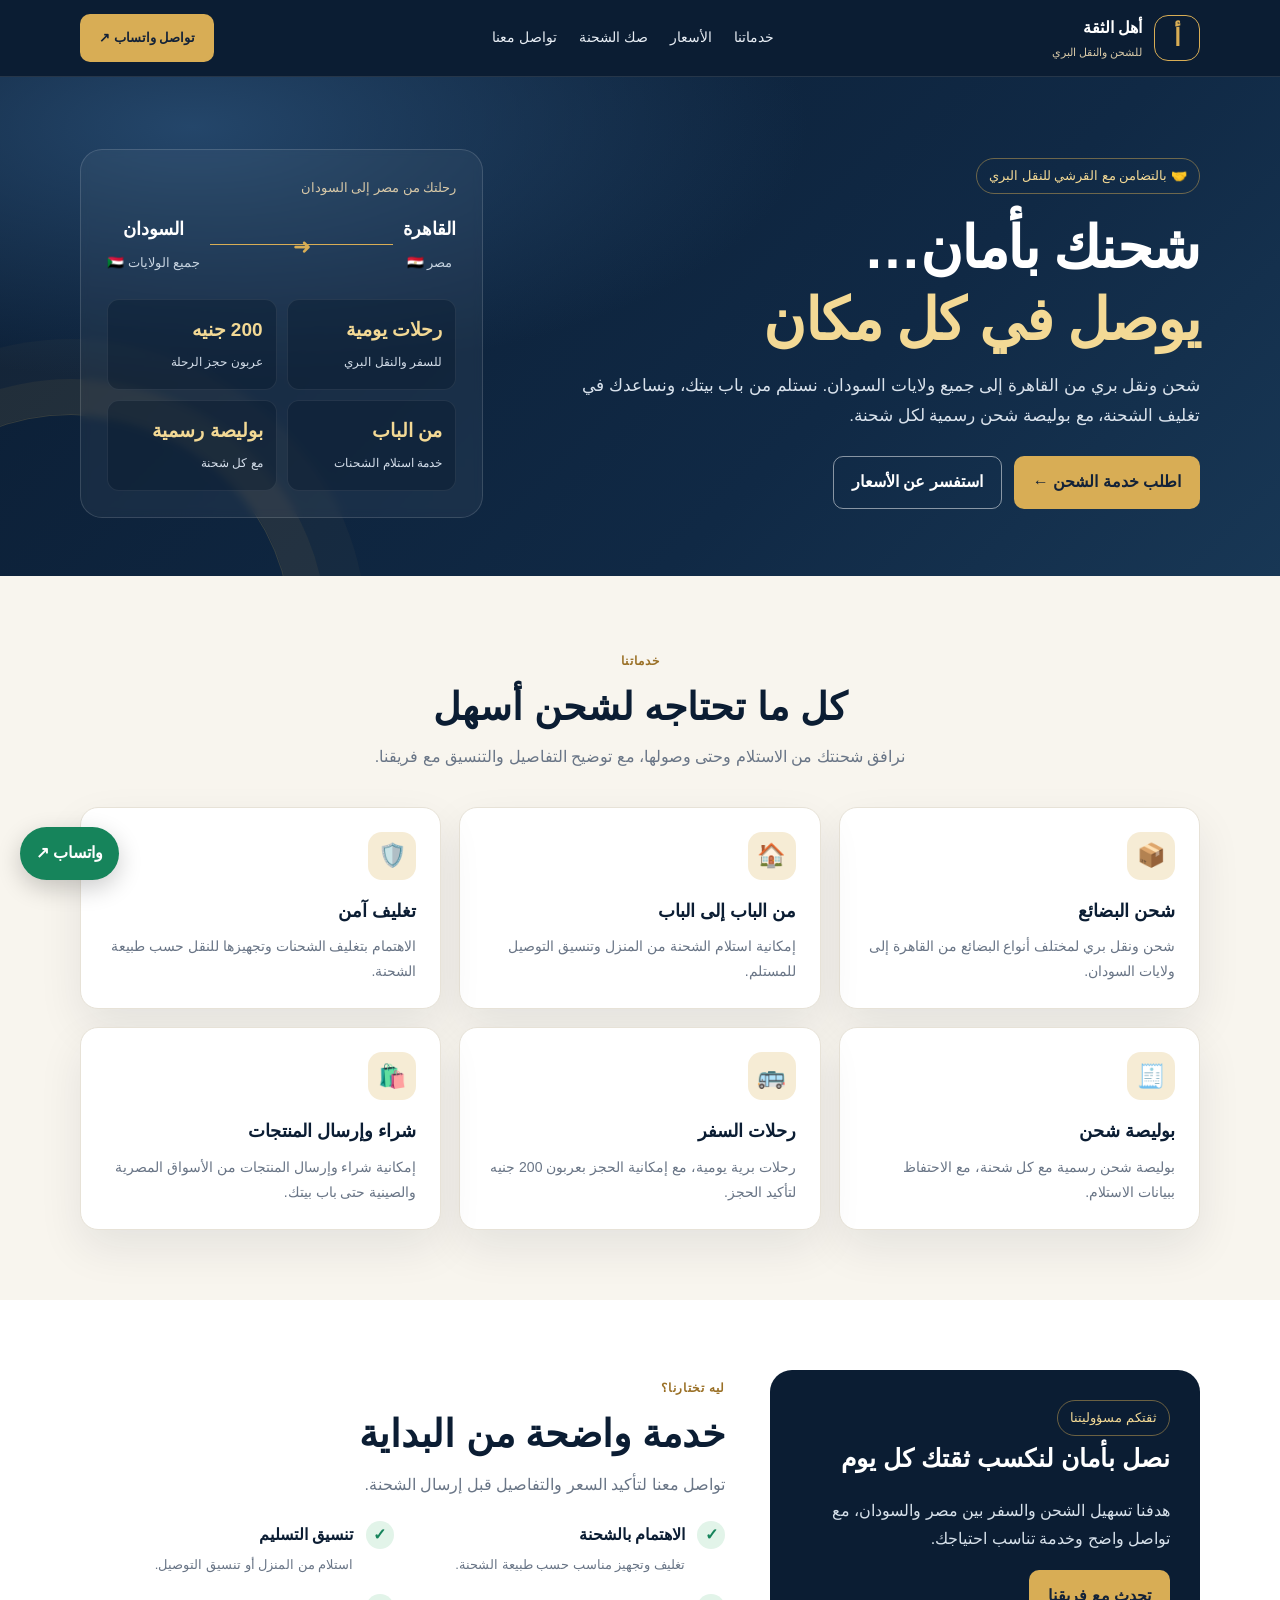
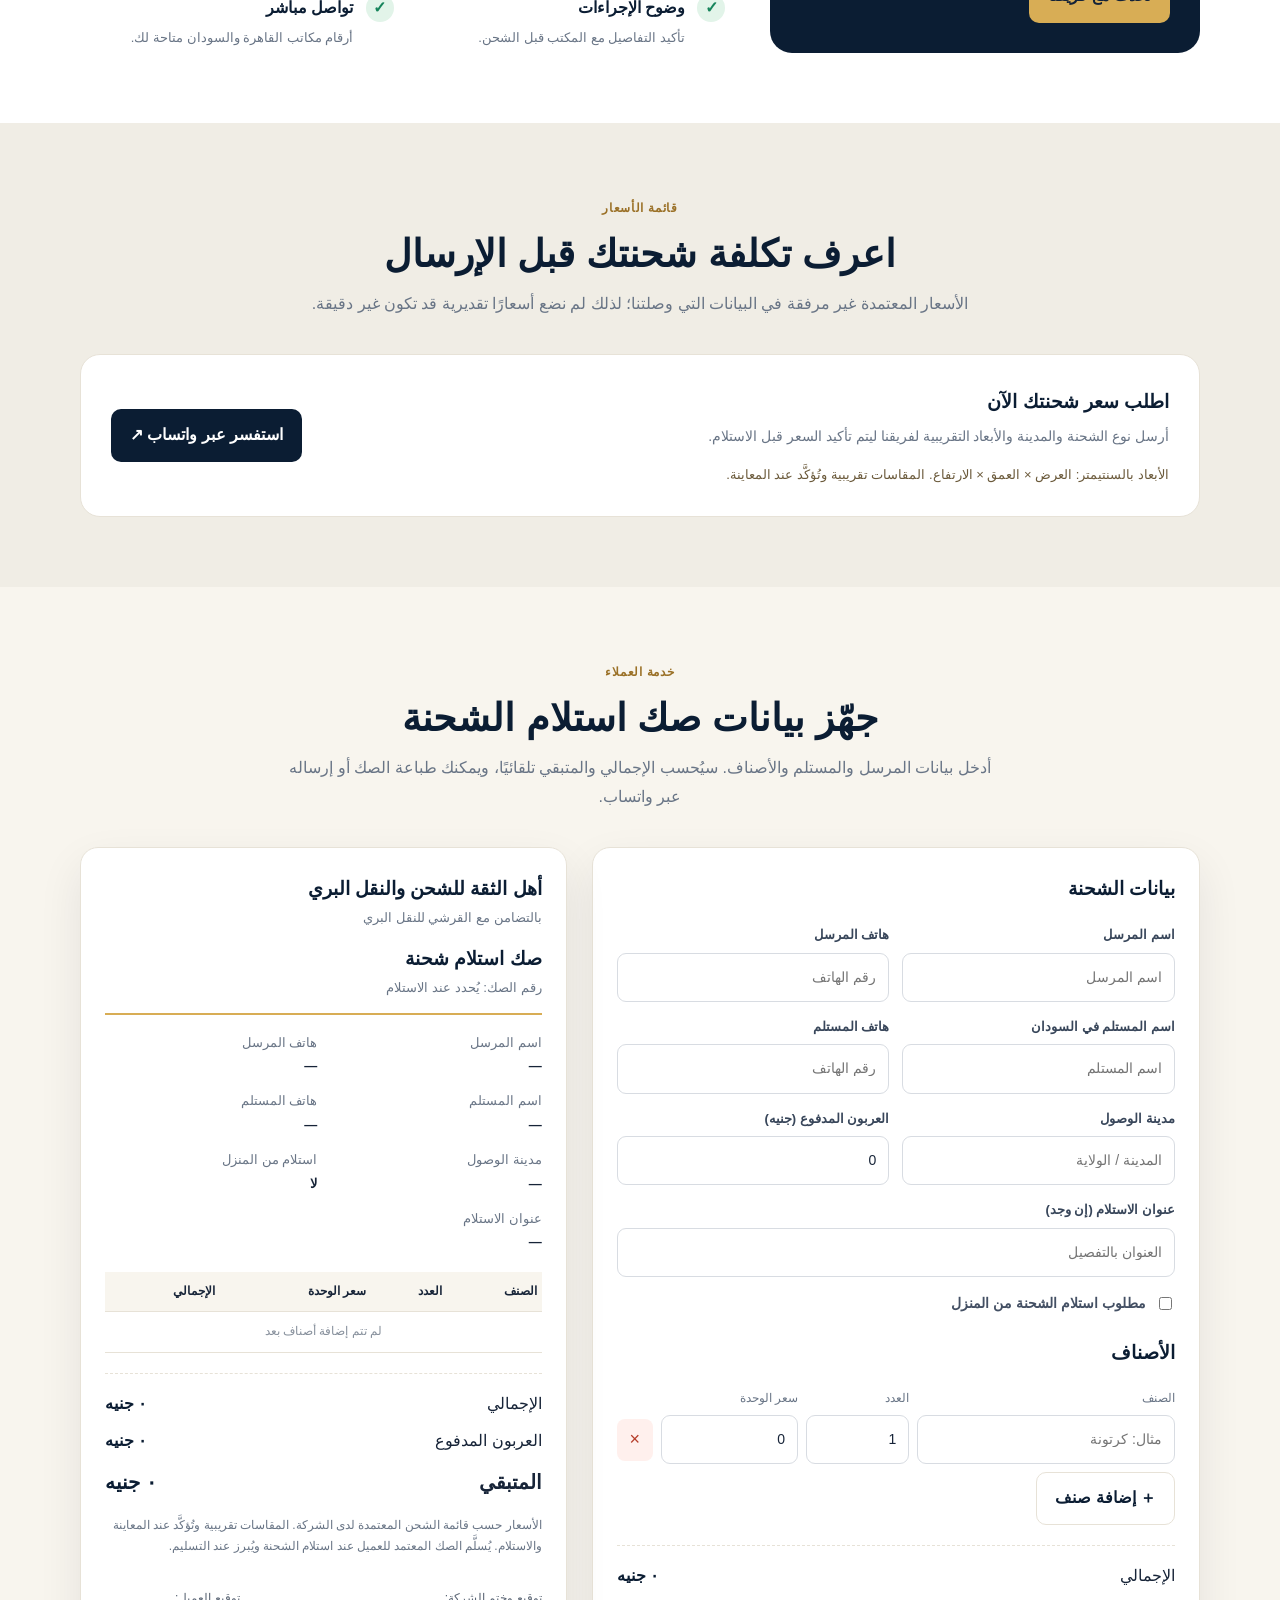
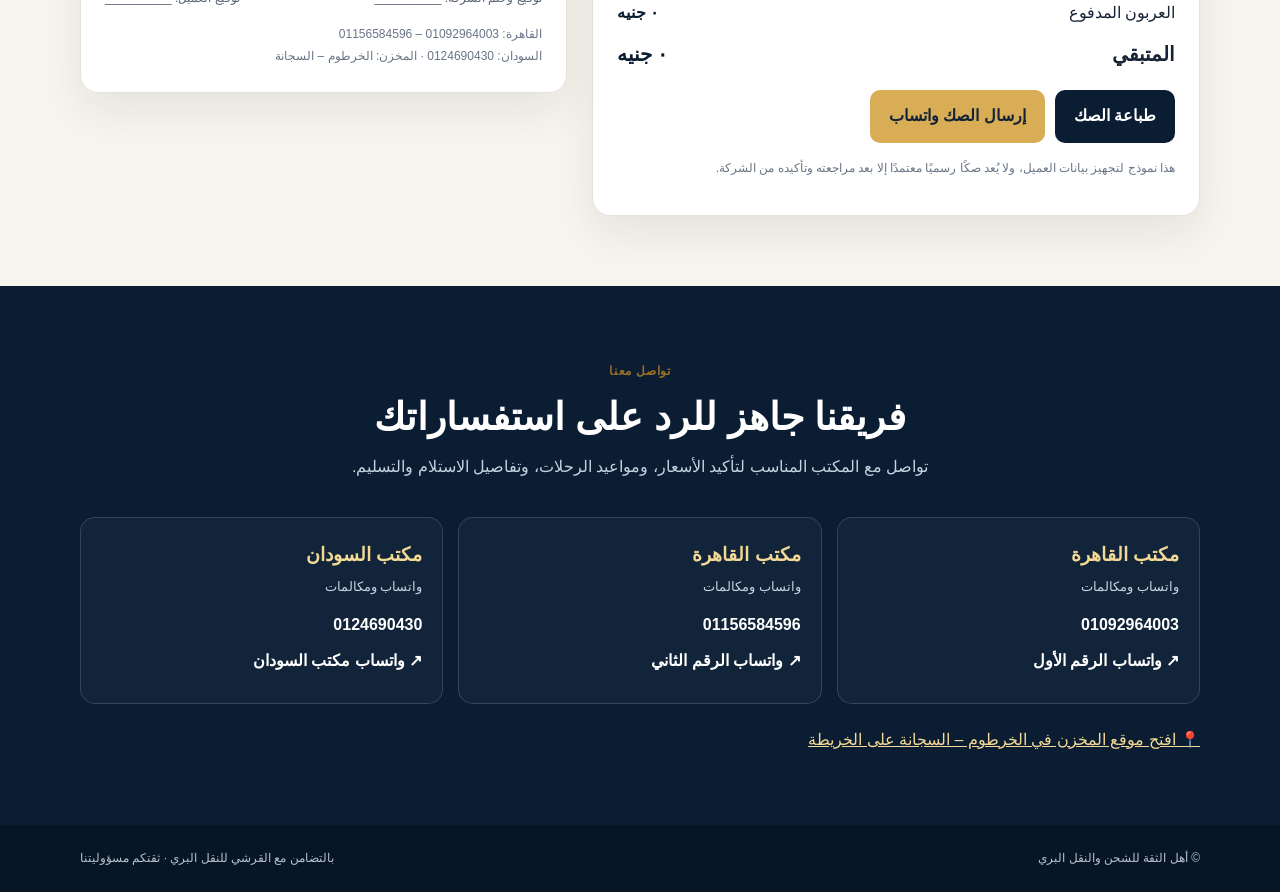
<file: download.htm>
<!doctype html>
<html lang="ar" dir="rtl">
<head>
<meta charset="utf-8">
<meta name="viewport" content="width=device-width, initial-scale=1">
<meta name="theme-color" content="#0b1d33">
<meta name="description" content="أهل الثقة للشحن والنقل البري بالتضامن مع القرشي للنقل البري. شحن من القاهرة إلى جميع ولايات السودان.">
<title>أهل الثقة | الشحن والنقل البري</title>
<style>
:root{--navy:#0b1d33;--navy2:#132d4b;--gold:#d8ad55;--gold2:#f3d995;--cream:#f8f5ee;--ink:#172438;--muted:#697586;--line:#e7e2d7;--white:#fff;--green:#16845b;--shadow:0 18px 45px #07182b15}
*{box-sizing:border-box}html{scroll-behavior:smooth}body{margin:0;font-family:Tahoma,Arial,sans-serif;background:var(--cream);color:var(--ink);line-height:1.8}a{color:inherit;text-decoration:none}.container{width:min(1120px,92%);margin:auto}
header{background:#0b1d33;color:white;position:sticky;top:0;z-index:10;border-bottom:1px solid #ffffff1c}
.nav{min-height:76px;display:flex;align-items:center;justify-content:space-between;gap:20px}.brand{display:flex;align-items:center;gap:12px;font-weight:900}.brand-mark{width:46px;height:46px;border:1px solid var(--gold);border-radius:14px;display:grid;place-items:center;color:var(--gold);font-size:24px}.brand small{display:block;font-size:11px;color:#d8c9a8;font-weight:500}.navlinks{display:flex;gap:22px;align-items:center;font-size:14px;color:#e7edf4}.navlinks a:hover{color:var(--gold2)}.nav-cta,.btn{display:inline-flex;justify-content:center;align-items:center;gap:8px;padding:11px 18px;border-radius:10px;background:var(--gold);color:#132238;font-weight:800;border:1px solid transparent;cursor:pointer;font:inherit;font-weight:800}.nav-cta{font-size:13px}.btn.secondary{background:transparent;border-color:#ffffff80;color:white}.btn.dark{background:var(--navy);color:white}.btn.outline{background:white;border-color:var(--line);color:var(--navy)}
.hero{background:radial-gradient(ellipse at 15% 10%,#24466a 0,transparent 40%),linear-gradient(135deg,#0b1d33,#102945 65%,#183755);color:white;padding:72px 0 58px;position:relative;overflow:hidden}.hero:after{content:"";position:absolute;width:440px;height:440px;border:1px solid #d8ad5533;border-radius:50%;left:-150px;bottom:-280px;box-shadow:0 0 0 35px #d8ad5510,0 0 0 75px #d8ad5509}.hero-grid{display:grid;grid-template-columns:1.25fr .75fr;align-items:center;gap:45px;position:relative;z-index:1}.eyebrow{display:inline-flex;gap:8px;align-items:center;border:1px solid #d8ad5577;color:var(--gold2);padding:5px 12px;border-radius:99px;font-size:13px}.hero h1{font-size:clamp(34px,5vw,58px);line-height:1.25;margin:18px 0 14px;letter-spacing:-1.5px}.hero h1 span{color:var(--gold2)}.hero p{color:#d9e2ec;max-width:650px;font-size:17px;margin:0 0 24px}.actions{display:flex;gap:12px;flex-wrap:wrap}.hero-card{background:#ffffff0c;border:1px solid #ffffff24;border-radius:22px;padding:26px;backdrop-filter:blur(4px)}.route{display:flex;align-items:center;justify-content:space-between;gap:10px;margin:14px 0 24px}.city{display:grid;gap:5px;text-align:center}.city strong{font-size:18px}.city small{color:#c6d3e0}.route-line{flex:1;height:1px;background:var(--gold);position:relative}.route-line:after{content:"➜";position:absolute;left:45%;top:-17px;color:var(--gold);font-size:22px}.hero-stat{display:grid;grid-template-columns:repeat(2,1fr);gap:10px}.stat{background:#07182b66;border:1px solid #ffffff15;padding:13px;border-radius:12px}.stat strong{display:block;color:var(--gold2);font-size:19px}.stat span{font-size:12px;color:#d4deea}
section{padding:70px 0}.section-head{text-align:center;max-width:720px;margin:0 auto 35px}.kicker{font-size:12px;color:#9a7026;font-weight:900;letter-spacing:.7px}.section-head h2{font-size:clamp(26px,3.4vw,38px);line-height:1.35;margin:7px 0 10px;color:var(--navy)}.section-head p{margin:0;color:var(--muted)}
.cards{display:grid;grid-template-columns:repeat(3,1fr);gap:18px}.card{background:white;border:1px solid var(--line);border-radius:18px;padding:24px;box-shadow:var(--shadow)}.card-icon{width:48px;height:48px;display:grid;place-items:center;border-radius:14px;background:#f6ecd5;color:#8b641f;font-size:23px;margin-bottom:15px}.card h3{margin:0 0 7px;font-size:18px;color:var(--navy)}.card p{margin:0;color:var(--muted);font-size:14px}.why{background:white}.why-grid{display:grid;grid-template-columns:.8fr 1.2fr;gap:45px;align-items:center}.why-panel{background:var(--navy);color:white;padding:30px;border-radius:22px}.why-panel h3{font-size:25px;margin:0 0 12px}.why-panel p{color:#d6e0ea}.checks{display:grid;grid-template-columns:1fr 1fr;gap:18px}.check{display:flex;gap:12px;align-items:flex-start}.check b{display:block;color:var(--navy)}.check p{margin:3px 0 0;font-size:13px;color:var(--muted)}.tick{flex:none;width:28px;height:28px;display:grid;place-items:center;background:#e2f4e9;color:var(--green);border-radius:50%;font-weight:bold}
.price-area{background:#f0ede5}.price-box{background:white;border:1px solid var(--line);border-radius:20px;padding:30px;display:grid;grid-template-columns:1fr auto;align-items:center;gap:20px}.price-box h3{margin:0 0 5px;color:var(--navy)}.price-box p{margin:0;color:var(--muted);font-size:14px}.price-note{margin-top:14px;color:#6b5a3b;font-size:13px}
.receipt-wrap{display:grid;grid-template-columns:1fr .8fr;gap:25px;align-items:start}.form-card,.receipt-preview{background:white;border:1px solid var(--line);border-radius:18px;padding:24px;box-shadow:var(--shadow)}.form-card h3,.receipt-preview h3{margin:0 0 18px;color:var(--navy)}.fields{display:grid;grid-template-columns:1fr 1fr;gap:13px}.field{display:grid;gap:6px}.field.full{grid-column:1/-1}label{font-size:13px;font-weight:700;color:#38465a}input,select,textarea{width:100%;padding:11px 12px;border:1px solid #d8dce2;border-radius:9px;background:#fff;font:inherit;font-size:14px;color:var(--ink)}input:focus,select:focus{outline:2px solid #d8ad5577;border-color:var(--gold)}.checkline{display:flex;align-items:center;gap:9px;margin:14px 0;color:#445064;font-size:14px}.checkline input{width:auto}.item-head,.item-row{display:grid;grid-template-columns:1.5fr .6fr .8fr 36px;gap:8px;align-items:center}.item-head{font-size:12px;color:var(--muted);margin:18px 0 6px}.item-row{margin-bottom:8px}.item-row input{min-width:0}.remove{height:42px;border:0;border-radius:8px;background:#fff0ed;color:#b63d2a;cursor:pointer;font-size:18px}.form-actions{display:flex;gap:10px;flex-wrap:wrap;margin-top:18px}.totals{border-top:1px dashed var(--line);margin-top:20px;padding-top:16px;display:grid;gap:8px}.total-line{display:flex;justify-content:space-between;gap:12px}.total-line strong{color:var(--navy)}.total-line.final{font-size:20px;font-weight:900}.receipt-preview{position:sticky;top:100px}.receipt-brand{border-bottom:2px solid var(--gold);padding-bottom:13px;margin-bottom:16px}.receipt-brand strong{font-size:19px;color:var(--navy)}.receipt-brand small{display:block;color:var(--muted)}.receipt-data{display:grid;grid-template-columns:1fr 1fr;gap:12px;font-size:13px}.receipt-data span{color:var(--muted);display:block}.receipt-table{width:100%;border-collapse:collapse;margin-top:18px;font-size:12px}.receipt-table th,.receipt-table td{padding:9px 5px;border-bottom:1px solid var(--line);text-align:right}.receipt-table th{background:#f8f5ee}.note{font-size:12px;color:var(--muted);margin-top:15px}.signatures{display:flex;justify-content:space-between;margin-top:30px;font-size:12px;color:#5a6574}.contact{background:var(--navy);color:white}.contact .section-head h2{color:white}.contact .section-head p{color:#c5d2e0}.contact-grid{display:grid;grid-template-columns:repeat(3,1fr);gap:15px}.contact-card{border:1px solid #ffffff25;border-radius:15px;padding:20px;background:#ffffff08}.contact-card h3{margin:0;color:var(--gold2)}.contact-card p{margin:3px 0 13px;color:#c7d5e3;font-size:13px}.contact-card a{display:block;color:white;font-weight:800;direction:ltr;text-align:right;margin:7px 0}.contact-card a:hover{color:var(--gold2)}.map-link{display:inline-block;margin-top:22px;color:var(--gold2);text-decoration:underline}footer{background:#071525;color:#b6c2ce;padding:23px 0;font-size:12px}.footer-row{display:flex;justify-content:space-between;gap:15px;flex-wrap:wrap}.whatsapp-float{position:fixed;bottom:20px;left:20px;z-index:9;background:#16845b;color:white;padding:12px 16px;border-radius:99px;box-shadow:0 8px 24px #0003;font-weight:800}
@media(max-width:800px){.navlinks{display:none}.hero{padding:48px 0}.hero-grid,.why-grid,.receipt-wrap{grid-template-columns:1fr}.hero-card{max-width:520px}.cards{grid-template-columns:1fr 1fr}.receipt-preview{position:static}.contact-grid{grid-template-columns:1fr}.price-box{grid-template-columns:1fr}.why-grid{gap:25px}}
@media(max-width:520px){.cards{grid-template-columns:1fr}.checks{grid-template-columns:1fr}.fields{grid-template-columns:1fr}.field.full{grid-column:auto}.item-head{display:none}.item-row{grid-template-columns:1fr 1fr}.item-row input:first-child{grid-column:1/-1}.remove{width:100%}.brand{font-size:14px}.brand-mark{width:40px;height:40px}.hero h1{font-size:36px}.form-card,.receipt-preview{padding:17px}section{padding:52px 0}}
@media print{body{background:white}.no-print,header,.hero,section:not(#receipt-section),footer,.whatsapp-float{display:none!important}#receipt-section{display:block!important;padding:0}.receipt-wrap{display:block}.form-card{display:none}.receipt-preview{position:static;box-shadow:none;border:0;padding:0}.receipt-preview .no-print{display:none!important}@page{size:A4;margin:12mm}}
</style>
</head>
<body>
<header>
  <div class="container nav">
    <a class="brand" href="#home"><span class="brand-mark">أ</span><span>أهل الثقة<small>للشحن والنقل البري</small></span></a>
    <nav class="navlinks"><a href="#services">خدماتنا</a><a href="#prices">الأسعار</a><a href="#receipt-section">صك الشحنة</a><a href="#contact">تواصل معنا</a></nav>
    <a class="nav-cta" href="https://wa.me/201092964003" target="_blank" rel="noopener">تواصل واتساب ↗</a>
  </div>
</header>
<main>
<section class="hero" id="home">
 <div class="container hero-grid">
  <div>
   <span class="eyebrow">🤝 بالتضامن مع القرشي للنقل البري</span>
   <h1>شحنك بأمان…<br><span>يوصل في كل مكان</span></h1>
   <p>شحن ونقل بري من القاهرة إلى جميع ولايات السودان. نستلم من باب بيتك، ونساعدك في تغليف الشحنة، مع بوليصة شحن رسمية لكل شحنة.</p>
   <div class="actions"><a class="btn" href="#contact">اطلب خدمة الشحن ←</a><a class="btn secondary" href="#prices">استفسر عن الأسعار</a></div>
  </div>
  <div class="hero-card">
   <div style="font-size:13px;color:#d8c9a8">رحلتك من مصر إلى السودان</div>
   <div class="route"><div class="city"><strong>القاهرة</strong><small>مصر 🇪🇬</small></div><div class="route-line"></div><div class="city"><strong>السودان</strong><small>جميع الولايات 🇸🇩</small></div></div>
   <div class="hero-stat"><div class="stat"><strong>رحلات يومية</strong><span>للسفر والنقل البري</span></div><div class="stat"><strong>200 جنيه</strong><span>عربون حجز الرحلة</span></div><div class="stat"><strong>من الباب</strong><span>خدمة استلام الشحنات</span></div><div class="stat"><strong>بوليصة رسمية</strong><span>مع كل شحنة</span></div></div>
  </div>
 </div>
</section>
<section id="services">
 <div class="container">
  <div class="section-head"><span class="kicker">خدماتنا</span><h2>كل ما تحتاجه لشحن أسهل</h2><p>نرافق شحنتك من الاستلام وحتى وصولها، مع توضيح التفاصيل والتنسيق مع فريقنا.</p></div>
  <div class="cards">
   <article class="card"><div class="card-icon">📦</div><h3>شحن البضائع</h3><p>شحن ونقل بري لمختلف أنواع البضائع من القاهرة إلى ولايات السودان.</p></article>
   <article class="card"><div class="card-icon">🏠</div><h3>من الباب إلى الباب</h3><p>إمكانية استلام الشحنة من المنزل وتنسيق التوصيل للمستلم.</p></article>
   <article class="card"><div class="card-icon">🛡️</div><h3>تغليف آمن</h3><p>الاهتمام بتغليف الشحنات وتجهيزها للنقل حسب طبيعة الشحنة.</p></article>
   <article class="card"><div class="card-icon">🧾</div><h3>بوليصة شحن</h3><p>بوليصة شحن رسمية مع كل شحنة، مع الاحتفاظ ببيانات الاستلام.</p></article>
   <article class="card"><div class="card-icon">🚌</div><h3>رحلات السفر</h3><p>رحلات برية يومية، مع إمكانية الحجز بعربون 200 جنيه لتأكيد الحجز.</p></article>
   <article class="card"><div class="card-icon">🛍️</div><h3>شراء وإرسال المنتجات</h3><p>إمكانية شراء وإرسال المنتجات من الأسواق المصرية والصينية حتى باب بيتك.</p></article>
  </div>
 </div>
</section>
<section class="why">
 <div class="container why-grid">
  <div class="why-panel"><span class="eyebrow">ثقتكم مسؤوليتنا</span><h3>نصل بأمان لنكسب ثقتك كل يوم</h3><p>هدفنا تسهيل الشحن والسفر بين مصر والسودان، مع تواصل واضح وخدمة تناسب احتياجك.</p><a class="btn" href="https://wa.me/201092964003" target="_blank" rel="noopener">تحدث مع فريقنا</a></div>
  <div><div class="section-head" style="text-align:right;margin:0 0 22px"><span class="kicker">ليه تختارنا؟</span><h2>خدمة واضحة من البداية</h2><p>تواصل معنا لتأكيد السعر والتفاصيل قبل إرسال الشحنة.</p></div>
   <div class="checks">
    <div class="check"><span class="tick">✓</span><div><b>الاهتمام بالشحنة</b><p>تغليف وتجهيز مناسب حسب طبيعة الشحنة.</p></div></div>
    <div class="check"><span class="tick">✓</span><div><b>تنسيق التسليم</b><p>استلام من المنزل أو تنسيق التوصيل.</p></div></div>
    <div class="check"><span class="tick">✓</span><div><b>وضوح الإجراءات</b><p>تأكيد التفاصيل مع المكتب قبل الشحن.</p></div></div>
    <div class="check"><span class="tick">✓</span><div><b>تواصل مباشر</b><p>أرقام مكاتب القاهرة والسودان متاحة لك.</p></div></div>
   </div>
  </div>
 </div>
</section>
<section class="price-area" id="prices">
 <div class="container">
  <div class="section-head"><span class="kicker">قائمة الأسعار</span><h2>اعرف تكلفة شحنتك قبل الإرسال</h2><p>الأسعار المعتمدة غير مرفقة في البيانات التي وصلتنا؛ لذلك لم نضع أسعارًا تقديرية قد تكون غير دقيقة.</p></div>
  <div class="price-box"><div><h3>اطلب سعر شحنتك الآن</h3><p>أرسل نوع الشحنة والمدينة والأبعاد التقريبية لفريقنا ليتم تأكيد السعر قبل الاستلام.</p><div class="price-note">الأبعاد بالسنتيمتر: العرض × العمق × الارتفاع. المقاسات تقريبية وتُؤكَّد عند المعاينة.</div></div><a class="btn dark" href="https://wa.me/201092964003?text=%D8%A7%D9%84%D8%B3%D9%84%D8%A7%D9%85%20%D8%B9%D9%84%D9%8A%D9%83%D9%85%D8%8C%20%D8%A3%D8%B1%D9%8A%D8%AF%20%D8%A7%D9%84%D8%A7%D8%B3%D8%AA%D9%81%D8%B3%D8%A7%D8%B1%20%D8%B9%D9%86%20%D8%B3%D8%B9%D8%B1%20%D8%B4%D8%AD%D9%86%D8%A9." target="_blank" rel="noopener">استفسر عبر واتساب ↗</a></div>
 </div>
</section>
<section id="receipt-section">
 <div class="container">
  <div class="section-head"><span class="kicker">خدمة العملاء</span><h2>جهّز بيانات صك استلام الشحنة</h2><p>أدخل بيانات المرسل والمستلم والأصناف. سيُحسب الإجمالي والمتبقي تلقائيًا، ويمكنك طباعة الصك أو إرساله عبر واتساب.</p></div>
  <div class="receipt-wrap">
   <form class="form-card no-print" id="receiptForm">
    <h3>بيانات الشحنة</h3>
    <div class="fields">
     <div class="field"><label for="sender">اسم المرسل</label><input id="sender" placeholder="اسم المرسل"></div>
     <div class="field"><label for="senderPhone">هاتف المرسل</label><input id="senderPhone" inputmode="tel" placeholder="رقم الهاتف"></div>
     <div class="field"><label for="receiver">اسم المستلم في السودان</label><input id="receiver" placeholder="اسم المستلم"></div>
     <div class="field"><label for="receiverPhone">هاتف المستلم</label><input id="receiverPhone" inputmode="tel" placeholder="رقم الهاتف"></div>
     <div class="field"><label for="city">مدينة الوصول</label><input id="city" placeholder="المدينة / الولاية"></div>
     <div class="field"><label for="deposit">العربون المدفوع (جنيه)</label><input id="deposit" type="number" min="0" value="0"></div>
     <div class="field full"><label for="address">عنوان الاستلام (إن وجد)</label><input id="address" placeholder="العنوان بالتفصيل"></div>
    </div>
    <label class="checkline"><input id="homePickup" type="checkbox"> مطلوب استلام الشحنة من المنزل</label>
    <h3 style="margin-top:20px">الأصناف</h3>
    <div class="item-head"><span>الصنف</span><span>العدد</span><span>سعر الوحدة</span><span></span></div>
    <div id="items"></div>
    <button class="btn outline" type="button" id="addItem">＋ إضافة صنف</button>
    <div class="totals"><div class="total-line"><span>الإجمالي</span><strong id="total">0 جنيه</strong></div><div class="total-line"><span>العربون المدفوع</span><strong id="depositShown">0 جنيه</strong></div><div class="total-line final"><span>المتبقي</span><strong id="remaining">0 جنيه</strong></div></div>
    <div class="form-actions"><button class="btn dark" type="button" id="printBtn">طباعة الصك</button><button class="btn" type="button" id="whatsBtn">إرسال الصك واتساب</button></div>
    <p class="note">هذا نموذج لتجهيز بيانات العميل، ولا يُعد صكًا رسميًا معتمدًا إلا بعد مراجعته وتأكيده من الشركة.</p>
   </form>
   <div class="receipt-preview" id="receipt">
    <div class="receipt-brand"><strong>أهل الثقة للشحن والنقل البري</strong><small>بالتضامن مع القرشي للنقل البري</small><h3 style="margin:12px 0 0">صك استلام شحنة</h3><small>رقم الصك: <span id="receiptNo">يُحدد عند الاستلام</span></small></div>
    <div class="receipt-data">
     <div><span>اسم المرسل</span><b id="vSender">—</b></div><div><span>هاتف المرسل</span><b id="vSenderPhone">—</b></div>
     <div><span>اسم المستلم</span><b id="vReceiver">—</b></div><div><span>هاتف المستلم</span><b id="vReceiverPhone">—</b></div>
     <div><span>مدينة الوصول</span><b id="vCity">—</b></div><div><span>استلام من المنزل</span><b id="vPickup">لا</b></div>
     <div style="grid-column:1/-1"><span>عنوان الاستلام</span><b id="vAddress">—</b></div>
    </div>
    <table class="receipt-table"><thead><tr><th>الصنف</th><th>العدد</th><th>سعر الوحدة</th><th>الإجمالي</th></tr></thead><tbody id="receiptItems"><tr><td colspan="4" style="text-align:center;color:#87909c">لم تتم إضافة أصناف بعد</td></tr></tbody></table>
    <div class="totals"><div class="total-line"><span>الإجمالي</span><strong id="vTotal">0 جنيه</strong></div><div class="total-line"><span>العربون المدفوع</span><strong id="vDeposit">0 جنيه</strong></div><div class="total-line final"><span>المتبقي</span><strong id="vRemaining">0 جنيه</strong></div></div>
    <p class="note">الأسعار حسب قائمة الشحن المعتمدة لدى الشركة. المقاسات تقريبية وتُؤكَّد عند المعاينة والاستلام. يُسلَّم الصك المعتمد للعميل عند استلام الشحنة ويُبرز عند التسليم.</p>
    <div class="signatures"><span>توقيع وختم الشركة: __________</span><span>توقيع العميل: __________</span></div>
    <div class="note">القاهرة: 01092964003 – 01156584596<br>السودان: 0124690430 · المخزن: الخرطوم – السجانة</div>
   </div>
  </div>
 </div>
</section>
<section class="contact" id="contact">
 <div class="container">
  <div class="section-head"><span class="kicker">تواصل معنا</span><h2>فريقنا جاهز للرد على استفساراتك</h2><p>تواصل مع المكتب المناسب لتأكيد الأسعار، ومواعيد الرحلات، وتفاصيل الاستلام والتسليم.</p></div>
  <div class="contact-grid">
   <div class="contact-card"><h3>مكتب القاهرة</h3><p>واتساب ومكالمات</p><a href="tel:+201092964003">01092964003</a><a href="https://wa.me/201092964003" target="_blank" rel="noopener">واتساب الرقم الأول ↗</a></div>
   <div class="contact-card"><h3>مكتب القاهرة</h3><p>واتساب ومكالمات</p><a href="tel:+201156584596">01156584596</a><a href="https://wa.me/201156584596" target="_blank" rel="noopener">واتساب الرقم الثاني ↗</a></div>
   <div class="contact-card"><h3>مكتب السودان</h3><p>واتساب ومكالمات</p><a href="tel:+249124690430">0124690430</a><a href="https://wa.me/249124690430" target="_blank" rel="noopener">واتساب مكتب السودان ↗</a></div>
  </div>
  <a class="map-link" href="https://www.google.com/maps/search/?api=1&query=%D8%A7%D9%84%D8%B3%D8%AC%D8%A7%D9%86%D8%A9+%D8%A7%D9%84%D8%AE%D8%B1%D8%B7%D9%88%D9%85" target="_blank" rel="noopener">📍 افتح موقع المخزن في الخرطوم – السجانة على الخريطة</a>
 </div>
</section>
</main>
<footer><div class="container footer-row"><span>© أهل الثقة للشحن والنقل البري</span><span>بالتضامن مع القرشي للنقل البري · ثقتكم مسؤوليتنا</span></div></footer>
<a class="whatsapp-float" href="https://wa.me/201092964003" target="_blank" rel="noopener">واتساب ↗</a>
<script>
const itemsEl=document.getElementById('items');
function addItem(name='',qty=1,price=0){
 const row=document.createElement('div');row.className='item-row';
 row.innerHTML='<input class="item-name" aria-label="اسم الصنف" placeholder="مثال: كرتونة" value="'+String(name).replace(/"/g,'&quot;')+'"><input class="item-qty" aria-label="العدد" type="number" min="1" value="'+qty+'"><input class="item-price" aria-label="سعر الوحدة" type="number" min="0" value="'+price+'"><button class="remove" type="button" aria-label="حذف الصنف">×</button>';
 row.querySelectorAll('input').forEach(el=>el.addEventListener('input',updateReceipt));
 row.querySelector('.remove').addEventListener('click',()=>{row.remove();if(!itemsEl.children.length)addItem();updateReceipt()});
 itemsEl.appendChild(row);updateReceipt();
}
function val(id){return document.getElementById(id).value.trim()}
function money(n){return Math.round(n).toLocaleString('ar-EG')+' جنيه'}
function updateReceipt(){
 const fields=[['sender','vSender'],['senderPhone','vSenderPhone'],['receiver','vReceiver'],['receiverPhone','vReceiverPhone'],['city','vCity'],['address','vAddress']];
 fields.forEach(([a,b])=>document.getElementById(b).textContent=val(a)||'—');
 document.getElementById('vPickup').textContent=document.getElementById('homePickup').checked?'نعم':'لا';
 const rows=[...itemsEl.querySelectorAll('.item-row')];let total=0,tbody=document.getElementById('receiptItems');tbody.innerHTML='';
 rows.forEach(row=>{const name=row.querySelector('.item-name').value.trim();const qty=Math.max(0,Number(row.querySelector('.item-qty').value)||0);const price=Math.max(0,Number(row.querySelector('.item-price').value)||0);const sum=qty*price;total+=sum;if(name||price){const tr=document.createElement('tr');[name||'—',qty, money(price),money(sum)].forEach(t=>{const td=document.createElement('td');td.textContent=t;tr.appendChild(td)});tbody.appendChild(tr)}});
 if(!tbody.children.length)tbody.innerHTML='<tr><td colspan="4" style="text-align:center;color:#87909c">لم تتم إضافة أصناف بعد</td></tr>';
 const dep=Math.max(0,Number(val('deposit'))||0),rem=Math.max(0,total-dep);
 document.getElementById('total').textContent=money(total);document.getElementById('depositShown').textContent=money(dep);document.getElementById('remaining').textContent=money(rem);
 document.getElementById('vTotal').textContent=money(total);document.getElementById('vDeposit').textContent=money(dep);document.getElementById('vRemaining').textContent=money(rem);
}
document.getElementById('addItem').addEventListener('click',()=>addItem());
document.getElementById('receiptForm').addEventListener('input',updateReceipt);
document.getElementById('homePickup').addEventListener('change',updateReceipt);
document.getElementById('printBtn').addEventListener('click',()=>window.print());
document.getElementById('whatsBtn').addEventListener('click',()=>{
 updateReceipt();
 const rows=[...itemsEl.querySelectorAll('.item-row')].map(r=>{const n=r.querySelector('.item-name').value.trim();const q=r.querySelector('.item-qty').value;const p=r.querySelector('.item-price').value;return n?`- ${n} | العدد: ${q} | سعر الوحدة: ${p} جنيه`:''}).filter(Boolean).join('\n')||'لم تتم إضافة أصناف';
 const msg=`طلب تجهيز بيانات شحنة - أهل الثقة للشحن والنقل البري\nاسم المرسل: ${val('sender')||'—'}\nهاتف المرسل: ${val('senderPhone')||'—'}\nاسم المستلم: ${val('receiver')||'—'}\nهاتف المستلم: ${val('receiverPhone')||'—'}\nمدينة الوصول: ${val('city')||'—'}\nاستلام من المنزل: ${document.getElementById('homePickup').checked?'نعم':'لا'}\nالعنوان: ${val('address')||'—'}\nالأصناف:\n${rows}\nالإجمالي: ${document.getElementById('total').textContent}\nالعربون: ${document.getElementById('depositShown').textContent}\nالمتبقي: ${document.getElementById('remaining').textContent}\nيرجى تأكيد الأسعار والبيانات من الشركة.`;
 window.open('https://wa.me/201092964003?text='+encodeURIComponent(msg),'_blank','noopener');
});
addItem();
</script>
</body>
</html>
</file>
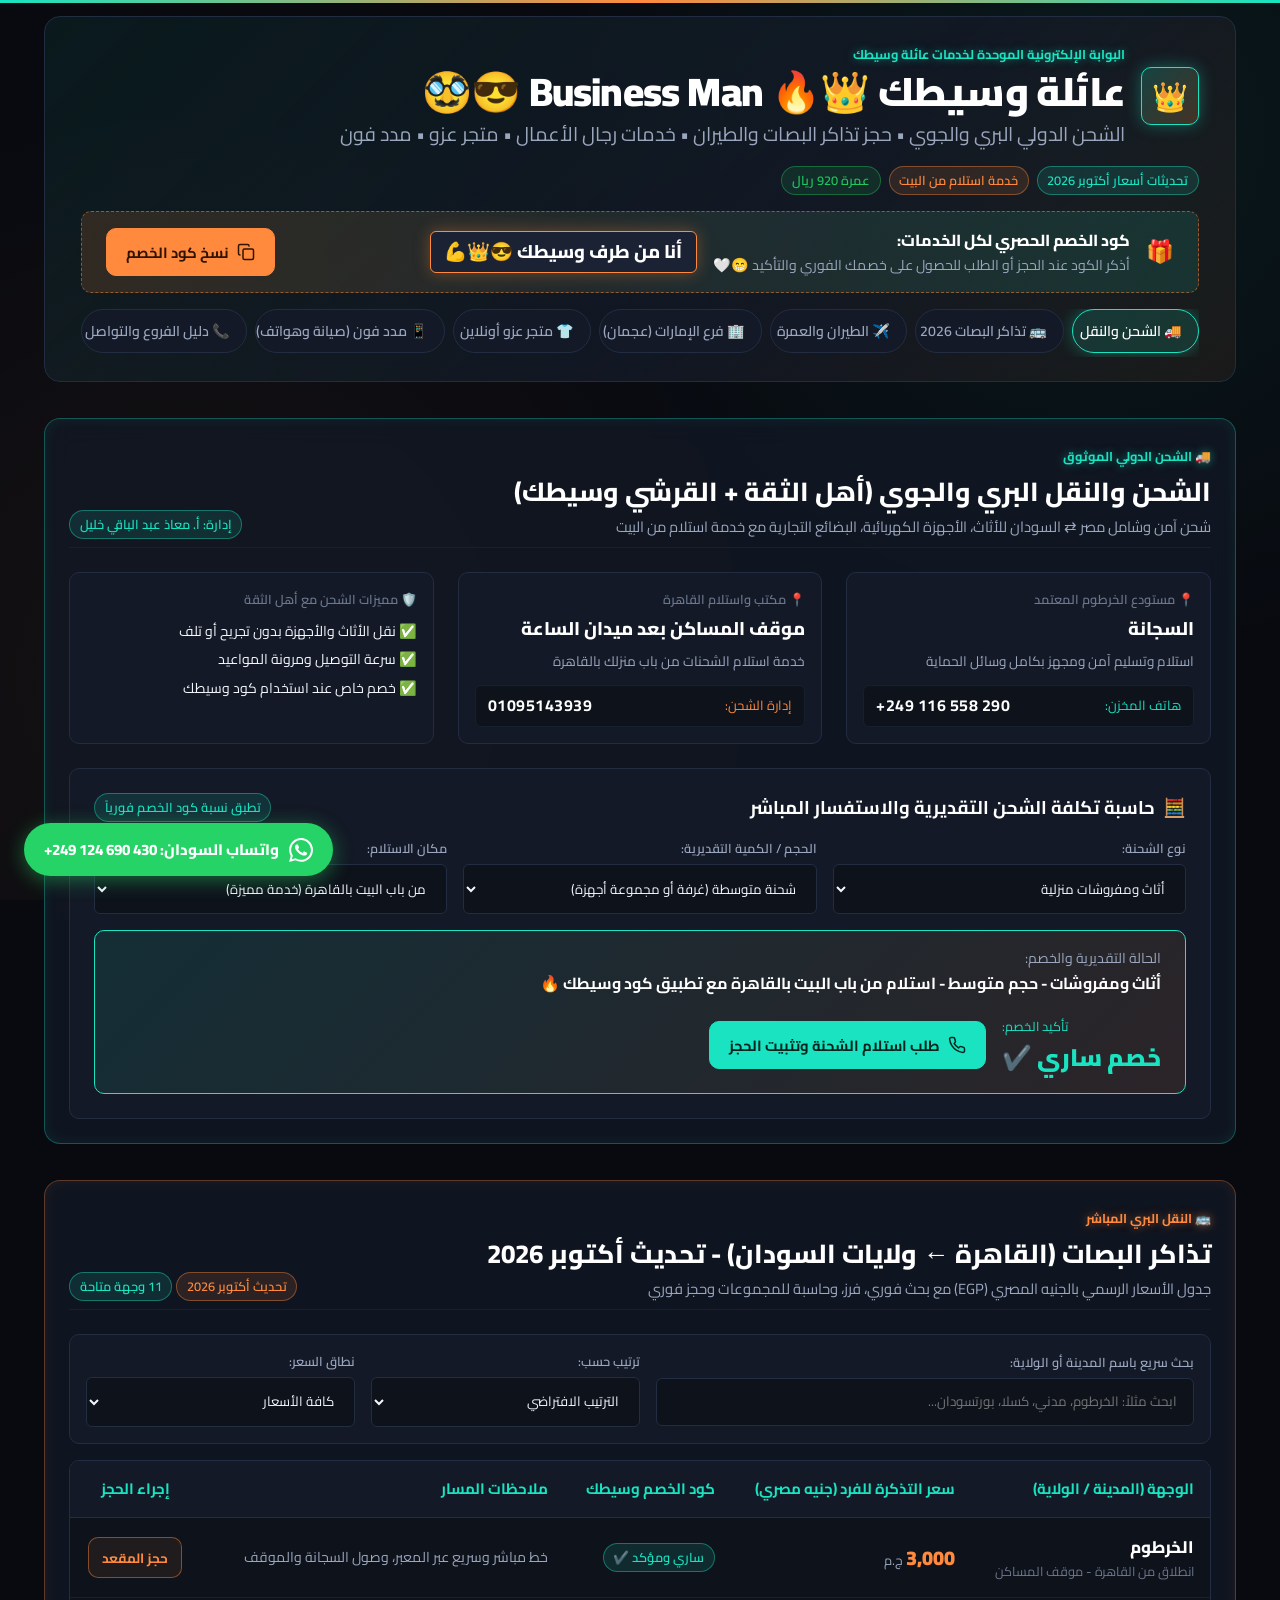
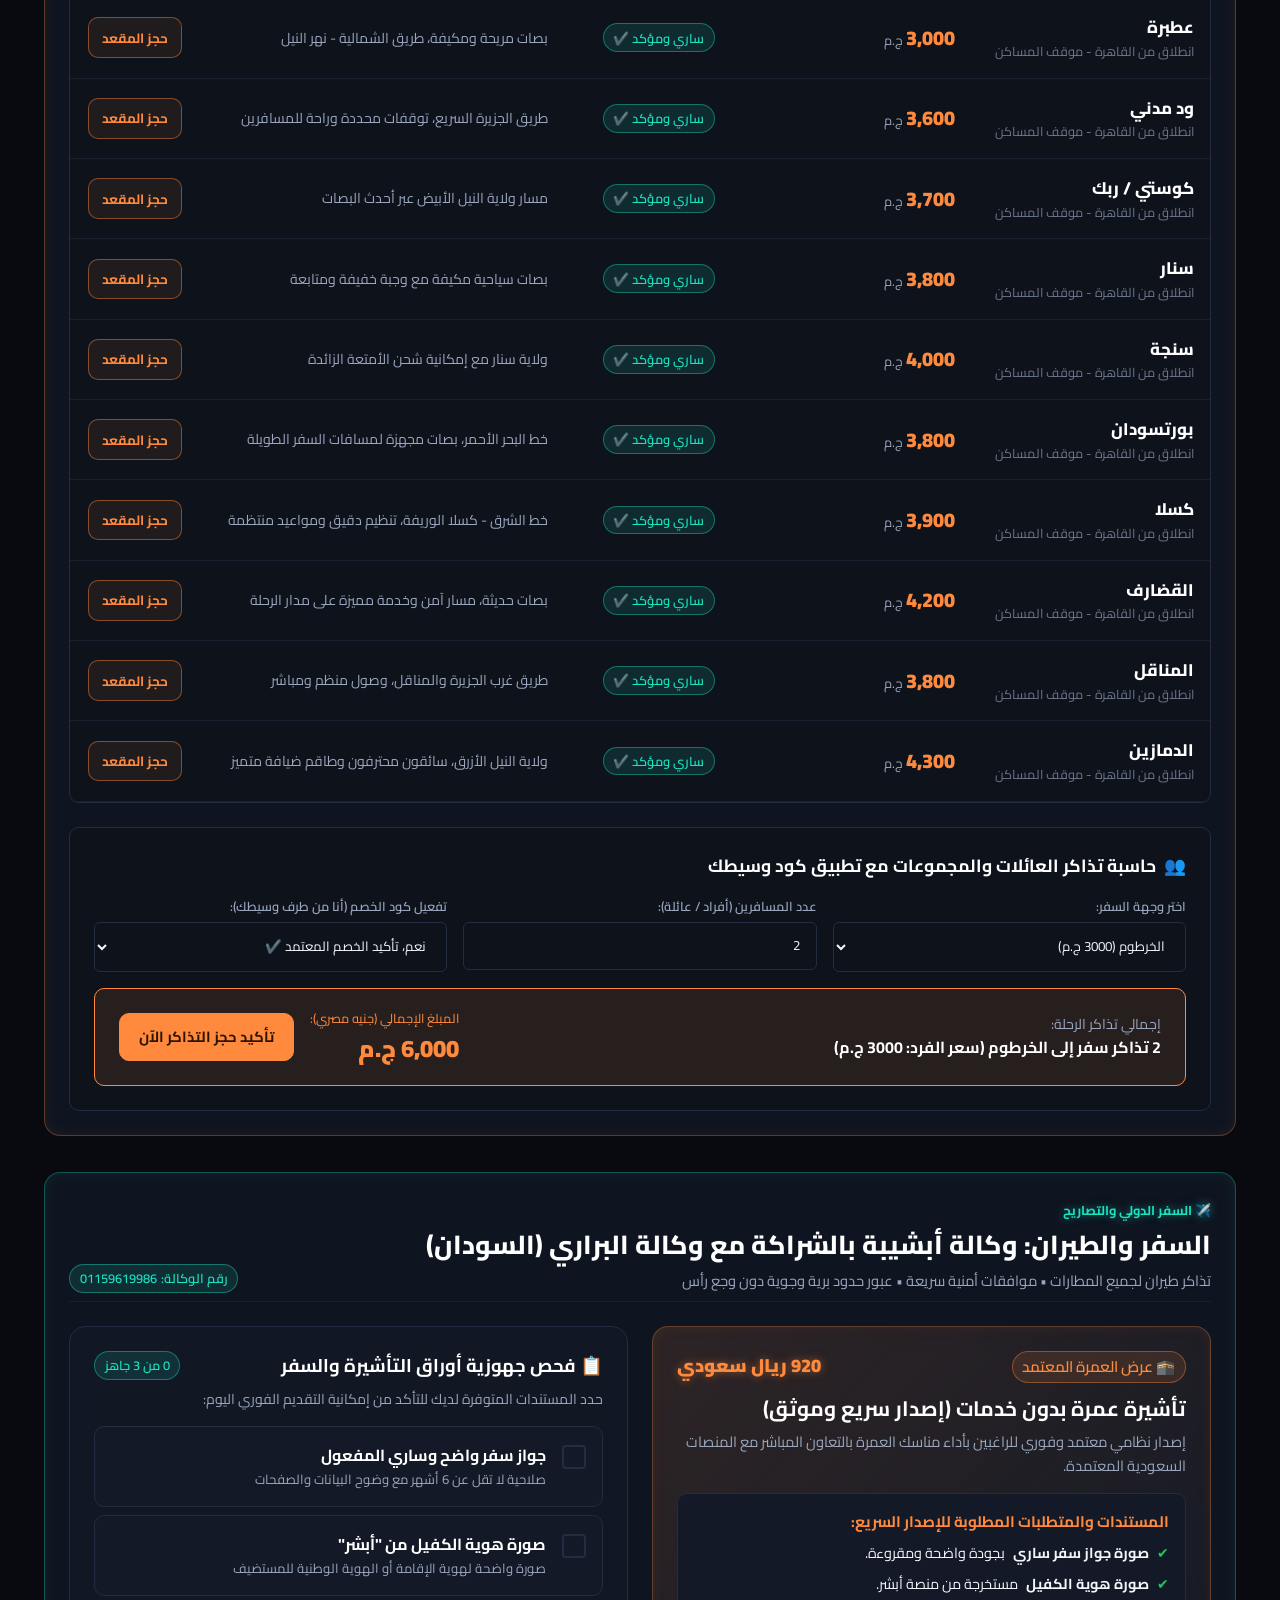
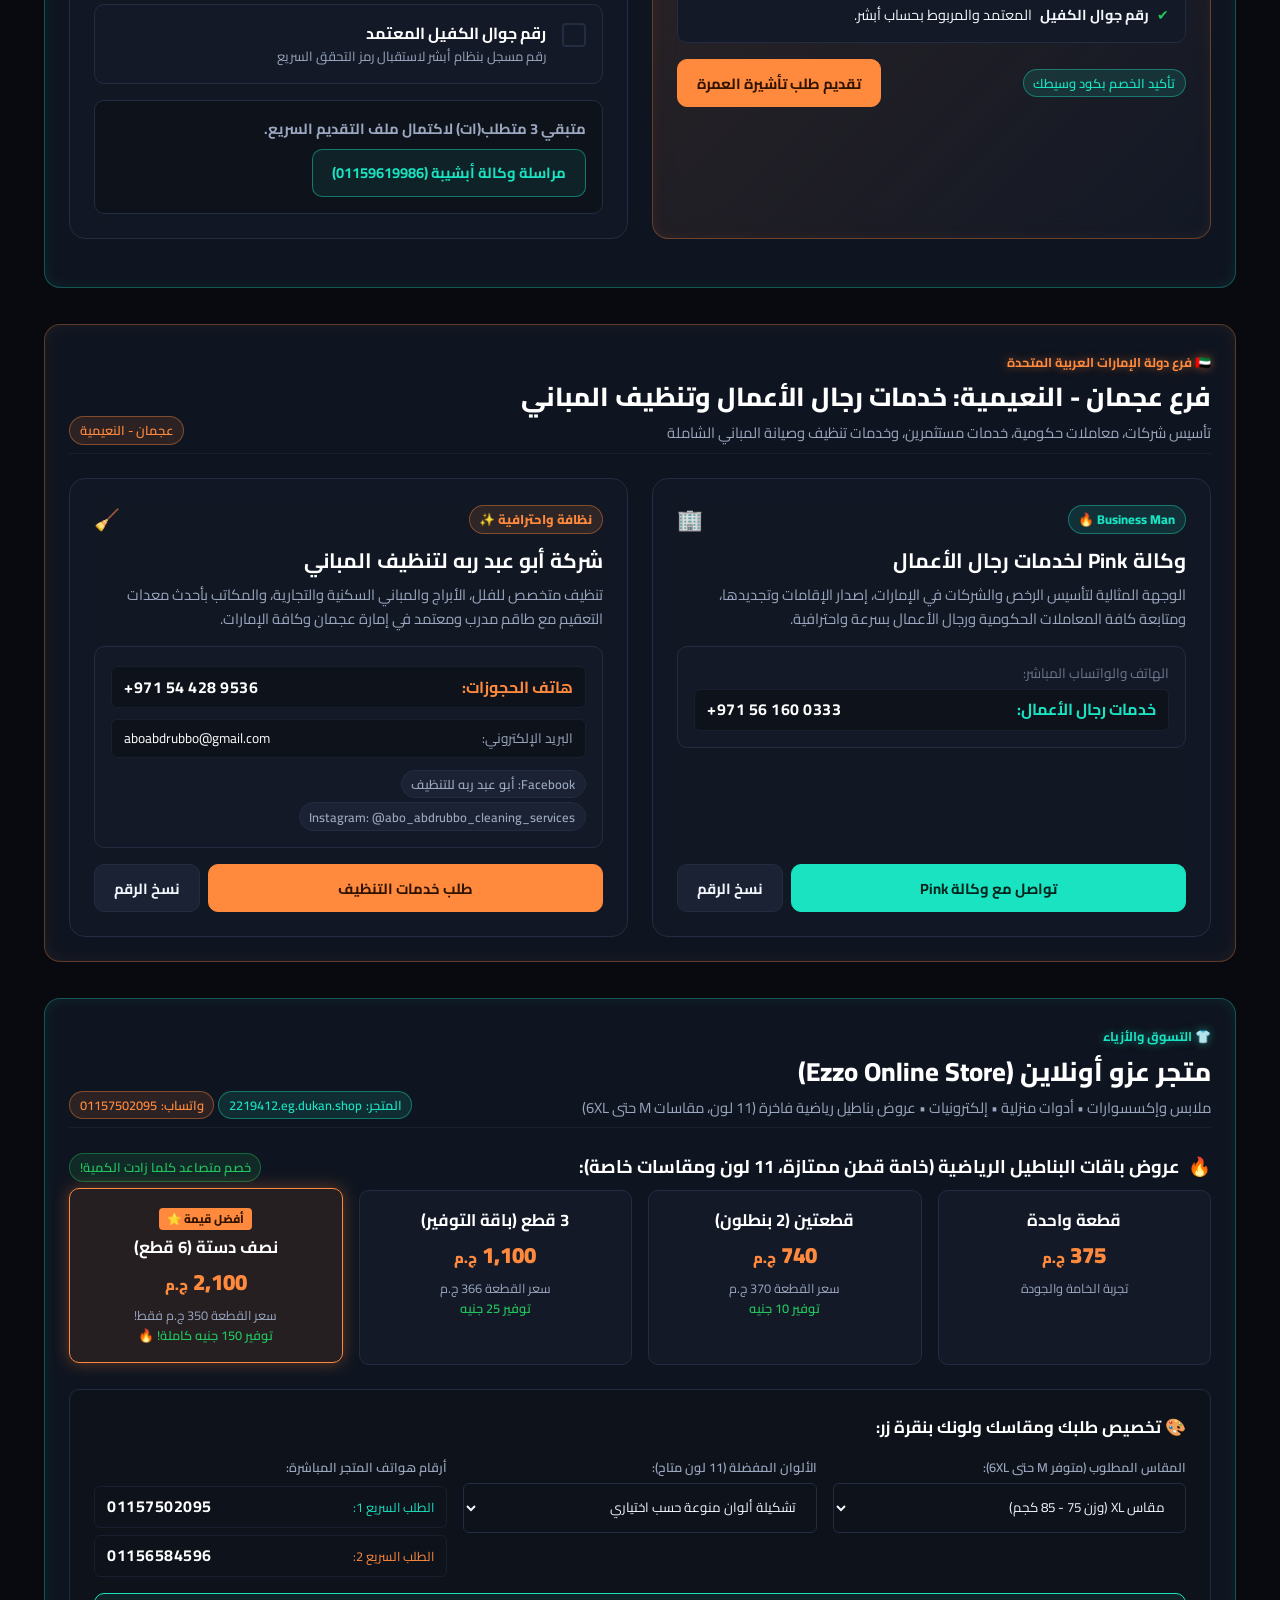
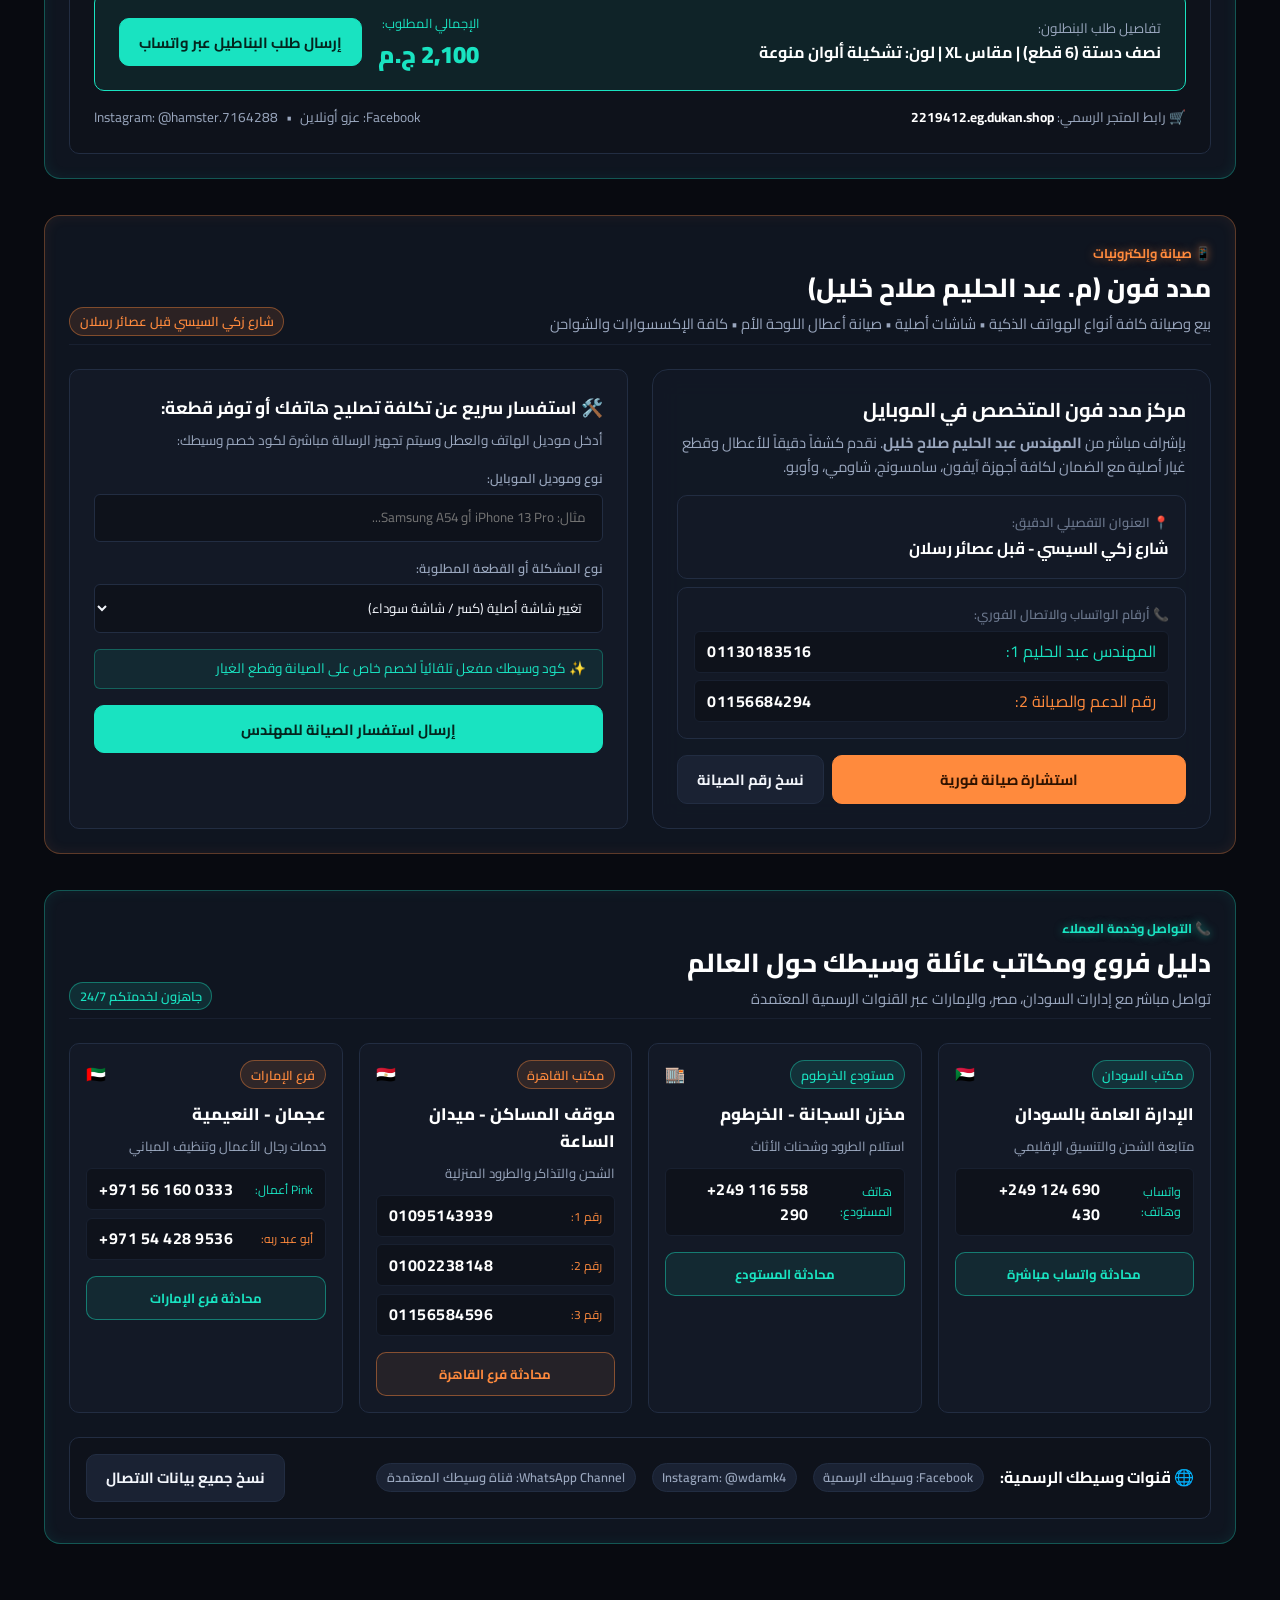
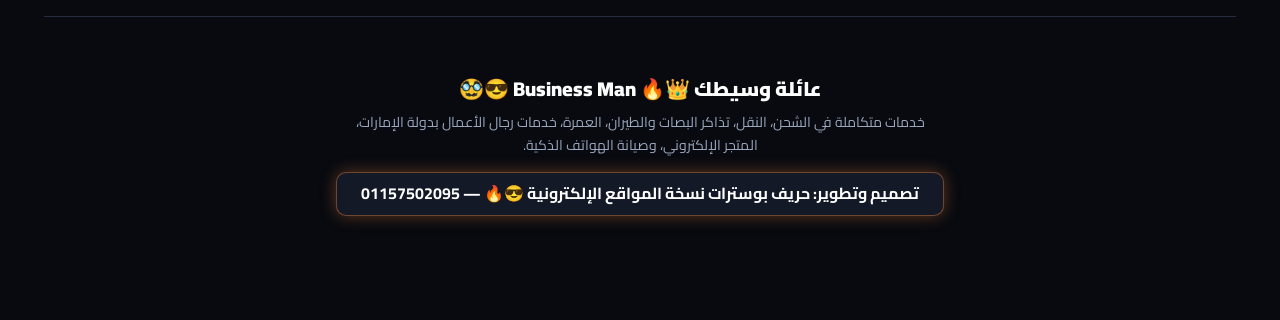
<file: موقع_عائلة_وسيطك_👑🔥_Business_Man_😎🥸_الشامل_التفاعلي.html>
<!DOCTYPE html>
<html lang="ar" dir="rtl">
<head>
  <meta charset="UTF-8">
  <meta name="viewport" content="width=device-width, initial-scale=1.0">
  <meta name="artifact-type" content="dashboard">
  <meta name="design-style" content="neon_noir">
  <title>عائلة وسيطك | Business Man 👑🔥</title>

  <!-- Google Fonts: Cairo -->
  <link rel="preconnect" href="https://fonts.googleapis.com">
  <link rel="preconnect" href="https://fonts.gstatic.com" crossorigin>
  <link href="https://fonts.googleapis.com/css2?family=Cairo:wght@300;400;500;600;700;800;900&display=swap" rel="stylesheet">

  <style>
    :root {
      color-scheme: dark;

      /* Page & Surfaces */
      --background: #080a10;
      --surface-container-low: #0e121b;
      --surface-container: #131926;
      --surface-container-high: #1a2233;
      --surface-glass: rgba(19, 25, 38, 0.78);
      --surface-glass-high: rgba(26, 34, 51, 0.88);

      /* Typography */
      --on-surface: #f3f6fc;
      --on-surface-variant: #9aa7be;
      --on-surface-muted: #6b778d;

      /* Borders & Lines */
      --outline: #222d42;
      --outline-variant: #182030;
      --outline-lit: rgba(25, 227, 193, 0.4);

      /* Custom Brand Accents requested */
      --primary: #19e3c1;
      --on-primary: #04251e;
      --primary-container: #0b453b;
      --on-primary-container: #c4f9f0;

      --secondary: #ff8a3d;
      --on-secondary: #2f1300;
      --secondary-container: #4f2508;
      --on-secondary-container: #ffdfcb;

      /* Semantics */
      --positive: #22c55e;
      --warning: #f59e0b;
      --error: #ef4444;
      --focus: var(--primary);

      /* Series for charts/indicators */
      --data-1: #19e3c1;
      --data-2: #ff8a3d;
      --data-3: #f59e0b;
      --data-4: #8b5cf6;
      --data-context: #4b5563;

      /* Fonts */
      --font-headline: 'Cairo', sans-serif;
      --font-body: 'Cairo', sans-serif;
      --font-label: 'Cairo', monospace;

      /* Type Scale (Dashboard/Tool ratio) */
      --display-size: clamp(1.8rem, 1.4rem + 1.4vw, 2.5rem);
      --headline-size: clamp(1.3rem, 1.15rem + 0.6vw, 1.7rem);
      --subhead-size: clamp(1.05rem, 0.98rem + 0.3vw, 1.25rem);
      --body-size: clamp(0.92rem, 0.88rem + 0.15vw, 1rem);
      --label-size: 0.8rem;

      /* Spacing Scale (4pt base) */
      --space-xs: 0.25rem;
      --space-sm: 0.5rem;
      --space-md: 1rem;
      --space-lg: 1.5rem;
      --space-xl: 2.25rem;
      --space-2xl: 3.5rem;
      --space-3xl: 5rem;

      /* Radii */
      --rounded-sm: 0.375rem;
      --rounded: 0.625rem;
      --rounded-lg: 1rem;
      --rounded-full: 9999px;

      /* Glow & Glass Effects */
      --glow-primary: 0 0 16px rgba(25, 227, 193, 0.35);
      --glow-secondary: 0 0 16px rgba(255, 138, 61, 0.35);
      --glow-text-primary: 0 0 8px rgba(25, 227, 193, 0.5);
      --glow-text-secondary: 0 0 8px rgba(255, 138, 61, 0.5);
      --glass-blur: blur(14px);
      --neon-inset-primary: inset 0 0 14px rgba(25, 227, 193, 0.08);
      --neon-inset-secondary: inset 0 0 14px rgba(255, 138, 61, 0.08);

      /* Motion */
      --ease-out: cubic-bezier(0.16, 1, 0.3, 1);
      --ease-in-out: cubic-bezier(0.65, 0, 0.35, 1);
      --dur-micro: 120ms;
      --dur-short: 200ms;
      --dur-long: 380ms;
    }

    /* Base Reset */
    *, *::before, *::after {
      box-sizing: border-box;
      margin: 0;
      padding: 0;
    }

    html, body {
      overflow-x: clip;
      background-color: var(--background);
      color: var(--on-surface);
      font-family: var(--font-body);
      font-size: var(--body-size);
      line-height: 1.6;
      direction: rtl;
      text-align: right;
      -webkit-font-smoothing: antialiased;
      background-image: 
        radial-gradient(circle at 85% 15%, rgba(25, 227, 193, 0.07) 0%, transparent 40%),
        radial-gradient(circle at 15% 75%, rgba(255, 138, 61, 0.06) 0%, transparent 45%);
      background-attachment: fixed;
    }

    header {
      position: static !important;
    }

    button, input, select, textarea {
      font-family: inherit;
      color: inherit;
    }

    /* Layout Container */
    .page-grid {
      display: grid;
      gap: var(--space-xl);
      padding: var(--space-md) var(--space-lg) var(--space-3xl);
      max-width: 1240px;
      margin: 0 auto;
      overflow: hidden;
    }
    .page-grid * {
      min-width: 0;
    }

    /* Utility Classes */
    .glass-card {
      background: var(--surface-glass);
      backdrop-filter: var(--glass-blur);
      -webkit-backdrop-filter: var(--glass-blur);
      border: 1px solid var(--outline);
      border-radius: var(--rounded-lg);
      padding: var(--space-lg);
      position: relative;
      transition: border-color var(--dur-short) var(--ease-out), box-shadow var(--dur-short) var(--ease-out);
    }
    .glass-card:hover {
      border-color: rgba(25, 227, 193, 0.3);
    }
    .glass-card-orange:hover {
      border-color: rgba(255, 138, 61, 0.3);
    }

    .neon-border-teal {
      border: 1px solid rgba(25, 227, 193, 0.32);
      box-shadow: var(--neon-inset-primary);
    }
    .neon-border-orange {
      border: 1px solid rgba(255, 138, 61, 0.32);
      box-shadow: var(--neon-inset-secondary);
    }

    .kicker {
      display: inline-flex;
      align-items: center;
      gap: var(--space-xs);
      font-size: var(--label-size);
      font-weight: 700;
      color: var(--primary);
      text-shadow: var(--glow-text-primary);
      margin-bottom: var(--space-xs);
    }
    .kicker-orange {
      color: var(--secondary);
      text-shadow: var(--glow-text-secondary);
    }

    .badge {
      display: inline-flex;
      align-items: center;
      gap: var(--space-xs);
      padding: 0.2rem 0.6rem;
      border-radius: var(--rounded-full);
      font-size: var(--label-size);
      font-weight: 600;
      background: var(--surface-container-high);
      border: 1px solid var(--outline);
      color: var(--on-surface-variant);
      white-space: nowrap;
    }
    .badge-teal {
      background: rgba(25, 227, 193, 0.12);
      border-color: rgba(25, 227, 193, 0.4);
      color: var(--primary);
    }
    .badge-orange {
      background: rgba(255, 138, 61, 0.12);
      border-color: rgba(255, 138, 61, 0.4);
      color: var(--secondary);
    }
    .badge-green {
      background: rgba(34, 197, 94, 0.12);
      border-color: rgba(34, 197, 94, 0.4);
      color: var(--positive);
    }

    /* Buttons */
    .btn {
      display: inline-flex;
      align-items: center;
      justify-content: center;
      gap: var(--space-sm);
      padding: 0.6rem 1.2rem;
      border-radius: var(--rounded);
      font-weight: 700;
      font-size: 0.92rem;
      cursor: pointer;
      text-decoration: none;
      transition: background-color var(--dur-short) var(--ease-out),
                  border-color var(--dur-short) var(--ease-out),
                  box-shadow var(--dur-short) var(--ease-out),
                  transform var(--dur-micro) var(--ease-out);
      border: 1px solid transparent;
      user-select: none;
      min-height: 44px;
    }
    .btn:active {
      transform: scale(0.98);
    }
    .btn-teal {
      background: var(--primary);
      color: var(--on-primary);
      border-color: var(--primary);
    }
    .btn-teal:hover {
      box-shadow: var(--glow-primary);
      background: #28f0cf;
    }
    .btn-teal-outline {
      background: rgba(25, 227, 193, 0.08);
      color: var(--primary);
      border-color: rgba(25, 227, 193, 0.45);
    }
    .btn-teal-outline:hover {
      background: rgba(25, 227, 193, 0.18);
      border-color: var(--primary);
      box-shadow: var(--glow-primary);
    }

    .btn-orange {
      background: var(--secondary);
      color: var(--on-secondary);
      border-color: var(--secondary);
    }
    .btn-orange:hover {
      box-shadow: var(--glow-secondary);
      background: #ff9d59;
    }
    .btn-orange-outline {
      background: rgba(255, 138, 61, 0.08);
      color: var(--secondary);
      border-color: rgba(255, 138, 61, 0.45);
    }
    .btn-orange-outline:hover {
      background: rgba(255, 138, 61, 0.18);
      border-color: var(--secondary);
      box-shadow: var(--glow-secondary);
    }

    .btn-ghost {
      background: var(--surface-container-high);
      color: var(--on-surface);
      border-color: var(--outline);
    }
    .btn-ghost:hover {
      border-color: var(--primary);
      color: var(--primary);
    }

    /* Top Masthead & Hero */
    .masthead {
      display: flex;
      flex-direction: column;
      gap: var(--space-md);
      padding: var(--space-lg) var(--space-xl);
      border-radius: var(--rounded-lg);
      background: linear-gradient(135deg, rgba(25, 227, 193, 0.07) 0%, rgba(19, 25, 38, 0.85) 60%, rgba(255, 138, 61, 0.07) 100%);
      border: 1px solid var(--outline);
      position: relative;
      overflow: hidden;
    }
    .masthead::before {
      content: "";
      position: absolute;
      top: 0;
      right: 0;
      left: 0;
      height: 3px;
      background: linear-gradient(90deg, var(--primary), var(--secondary), var(--primary));
    }

    .masthead-top {
      display: flex;
      justify-content: space-between;
      align-items: center;
      flex-wrap: wrap;
      gap: var(--space-md);
    }
    .brand-identity {
      display: flex;
      align-items: center;
      gap: var(--space-md);
    }
    .brand-icon-box {
      width: 58px;
      height: 58px;
      border-radius: var(--rounded);
      background: linear-gradient(135deg, rgba(25, 227, 193, 0.2), rgba(255, 138, 61, 0.2));
      border: 1px solid var(--primary);
      display: flex;
      align-items: center;
      justify-content: center;
      font-size: 1.8rem;
      box-shadow: var(--glow-primary);
    }
    .brand-titles h1 {
      font-size: var(--display-size);
      font-weight: 900;
      line-height: 1.2;
      color: #ffffff;
      margin: 0;
      letter-spacing: -0.02em;
    }
    .brand-titles p {
      color: var(--on-surface-variant);
      font-size: var(--subhead-size);
      margin-top: 0.15rem;
    }

    /* Coupon Ribbon */
    .coupon-card {
      display: flex;
      align-items: center;
      justify-content: space-between;
      flex-wrap: wrap;
      gap: var(--space-md);
      background: linear-gradient(90deg, rgba(255, 138, 61, 0.14), rgba(25, 227, 193, 0.12));
      border: 1px dashed rgba(255, 138, 61, 0.5);
      border-radius: var(--rounded);
      padding: var(--space-md) var(--space-lg);
    }
    .coupon-info {
      display: flex;
      align-items: center;
      gap: var(--space-md);
      flex-wrap: wrap;
    }
    .coupon-tag-code {
      font-size: 1.15rem;
      font-weight: 800;
      color: #ffffff;
      background: var(--surface-container-high);
      padding: 0.35rem 0.85rem;
      border-radius: var(--rounded-sm);
      border: 1px solid var(--secondary);
      box-shadow: var(--glow-secondary);
      user-select: all;
    }
    .coupon-note {
      font-size: 0.88rem;
      color: var(--on-surface-variant);
    }

    /* Quick Filter Nav Pills */
    .service-nav {
      display: flex;
      align-items: center;
      gap: var(--space-sm);
      overflow-x: auto;
      padding-bottom: var(--space-xs);
      scrollbar-width: thin;
      scrollbar-color: var(--outline) transparent;
    }
    .nav-pill {
      display: inline-flex;
      align-items: center;
      gap: var(--space-xs);
      padding: 0.5rem 1rem;
      background: var(--surface-container);
      border: 1px solid var(--outline);
      border-radius: var(--rounded-full);
      font-size: 0.88rem;
      font-weight: 600;
      color: var(--on-surface-variant);
      cursor: pointer;
      white-space: nowrap;
      transition: all var(--dur-short) var(--ease-out);
    }
    .nav-pill:hover, .nav-pill.active {
      background: rgba(25, 227, 193, 0.14);
      border-color: var(--primary);
      color: #ffffff;
      box-shadow: var(--glow-primary);
    }

    /* Section Headers */
    .section-head {
      display: flex;
      justify-content: space-between;
      align-items: flex-end;
      flex-wrap: wrap;
      gap: var(--space-md);
      margin-bottom: var(--space-lg);
      border-bottom: 1px solid var(--outline-variant);
      padding-bottom: var(--space-sm);
    }
    .section-title-wrap h2 {
      font-size: var(--headline-size);
      font-weight: 800;
      color: #ffffff;
      display: flex;
      align-items: center;
      gap: var(--space-sm);
    }
    .section-title-wrap p {
      color: var(--on-surface-variant);
      font-size: 0.92rem;
      margin-top: 0.2rem;
    }

    /* 2D Responsive Grids */
    .grid-2 {
      display: grid;
      grid-template-columns: repeat(2, minmax(0, 1fr));
      gap: var(--space-lg);
    }
    .grid-3 {
      display: grid;
      grid-template-columns: repeat(3, minmax(0, 1fr));
      gap: var(--space-lg);
    }
    .grid-4 {
      display: grid;
      grid-template-columns: repeat(4, minmax(0, 1fr));
      gap: var(--space-md);
    }

    /* Info Metric Cards */
    .stat-tile {
      background: var(--surface-container);
      border: 1px solid var(--outline);
      border-radius: var(--rounded);
      padding: var(--space-md);
      display: flex;
      flex-direction: column;
      gap: var(--space-xs);
    }
    .stat-label {
      font-size: var(--label-size);
      color: var(--on-surface-muted);
      font-weight: 600;
    }
    .stat-value {
      font-size: 1.4rem;
      font-weight: 800;
      color: #ffffff;
    }
    .stat-value.teal {
      color: var(--primary);
      text-shadow: var(--glow-text-primary);
    }
    .stat-value.orange {
      color: var(--secondary);
      text-shadow: var(--glow-text-secondary);
    }

    /* Table Styles */
    .table-responsive {
      width: 100%;
      overflow-x: auto;
      border-radius: var(--rounded);
      border: 1px solid var(--outline);
      background: var(--surface-container-low);
    }
    table.data-table {
      width: 100%;
      border-collapse: collapse;
      text-align: right;
      font-size: 0.94rem;
    }
    table.data-table th {
      background: var(--surface-container);
      padding: var(--space-md);
      font-weight: 700;
      color: var(--primary);
      border-bottom: 1px solid var(--outline);
      white-space: nowrap;
    }
    table.data-table td {
      padding: var(--space-md);
      border-bottom: 1px solid var(--outline-variant);
      color: var(--on-surface);
      vertical-align: middle;
    }
    table.data-table tr:hover td {
      background: rgba(25, 227, 193, 0.04);
    }
    table.data-table tr.highlighted td {
      background: rgba(255, 138, 61, 0.08);
    }

    /* Search & Filter Controls */
    .filter-bar {
      display: flex;
      flex-wrap: wrap;
      align-items: center;
      gap: var(--space-md);
      margin-bottom: var(--space-md);
      background: var(--surface-container);
      padding: var(--space-md);
      border-radius: var(--rounded);
      border: 1px solid var(--outline);
    }
    .input-group {
      display: flex;
      flex-direction: column;
      gap: 0.35rem;
      flex: 1;
      min-width: 220px;
    }
    .input-label {
      font-size: var(--label-size);
      color: var(--on-surface-variant);
      font-weight: 600;
    }
    .input-field {
      width: 100%;
      background: var(--surface-container-low);
      border: 1px solid var(--outline);
      border-radius: var(--rounded-sm);
      padding: 0.65rem var(--space-md);
      color: var(--on-surface);
      outline: none;
      transition: border-color var(--dur-short) var(--ease-out), box-shadow var(--dur-short) var(--ease-out);
    }
    .input-field:focus {
      border-color: var(--primary);
      box-shadow: var(--glow-primary);
    }

    /* Interactive Calculator / Box Builder */
    .calculator-box {
      background: var(--surface-container);
      border: 1px solid var(--outline);
      border-radius: var(--rounded);
      padding: var(--space-lg);
    }
    .calc-row {
      display: grid;
      grid-template-columns: repeat(auto-fit, minmax(200px, 1fr));
      gap: var(--space-md);
      margin-bottom: var(--space-md);
    }
    .result-banner {
      background: linear-gradient(135deg, rgba(25, 227, 193, 0.1), rgba(255, 138, 61, 0.1));
      border: 1px solid var(--primary);
      border-radius: var(--rounded);
      padding: var(--space-md) var(--space-lg);
      display: flex;
      align-items: center;
      justify-content: space-between;
      flex-wrap: wrap;
      gap: var(--space-md);
      margin-top: var(--space-md);
    }
    .result-val {
      font-size: 1.5rem;
      font-weight: 900;
      color: var(--primary);
    }

    /* Contact Card & Directory */
    .contact-card {
      background: var(--surface-container);
      border: 1px solid var(--outline);
      border-radius: var(--rounded);
      padding: var(--space-md);
      display: flex;
      flex-direction: column;
      gap: var(--space-sm);
      position: relative;
    }
    .contact-card:hover {
      border-color: var(--primary);
    }
    .phone-row {
      display: flex;
      align-items: center;
      justify-content: space-between;
      background: var(--surface-container-low);
      padding: 0.45rem 0.75rem;
      border-radius: var(--rounded-sm);
      border: 1px solid var(--outline-variant);
      margin-top: 0.2rem;
    }
    .phone-number {
      font-family: var(--font-label);
      font-weight: 700;
      letter-spacing: 0.5px;
      direction: ltr;
      color: #ffffff;
    }

    /* Checklist Item */
    .check-item {
      display: flex;
      align-items: flex-start;
      gap: var(--space-md);
      background: var(--surface-container);
      border: 1px solid var(--outline);
      border-radius: var(--rounded);
      padding: var(--space-md);
      cursor: pointer;
      user-select: none;
      transition: all var(--dur-short) var(--ease-out);
    }
    .check-item:hover {
      border-color: var(--primary);
    }
    .check-item.checked {
      background: rgba(25, 227, 193, 0.08);
      border-color: var(--primary);
    }
    .check-box-icon {
      width: 24px;
      height: 24px;
      border-radius: 4px;
      border: 2px solid var(--outline);
      display: flex;
      align-items: center;
      justify-content: center;
      flex-shrink: 0;
      margin-top: 2px;
      transition: all var(--dur-short) var(--ease-out);
    }
    .check-item.checked .check-box-icon {
      background: var(--primary);
      border-color: var(--primary);
      color: var(--on-primary);
    }

    /* Product Cards in Store */
    .offer-tier-card {
      background: var(--surface-container);
      border: 1px solid var(--outline);
      border-radius: var(--rounded);
      padding: var(--space-md);
      text-align: center;
      cursor: pointer;
      transition: all var(--dur-short) var(--ease-out);
    }
    .offer-tier-card:hover, .offer-tier-card.selected {
      border-color: var(--secondary);
      background: rgba(255, 138, 61, 0.09);
      box-shadow: var(--glow-secondary);
      transform: translateY(-2px);
    }
    .tier-title {
      font-weight: 700;
      font-size: 1.05rem;
      color: #ffffff;
      margin-bottom: 0.25rem;
    }
    .tier-price {
      font-size: 1.4rem;
      font-weight: 900;
      color: var(--secondary);
    }
    .tier-saving {
      font-size: 0.8rem;
      color: var(--positive);
      font-weight: 600;
    }

    /* Floating WhatsApp Button */
    .floating-whatsapp {
      position: fixed;
      bottom: 24px;
      left: 24px;
      z-index: 999;
      display: flex;
      align-items: center;
      gap: 10px;
      background: #25d366;
      color: #ffffff;
      padding: 12px 20px;
      border-radius: var(--rounded-full);
      box-shadow: 0 4px 20px rgba(37, 211, 102, 0.45);
      font-weight: 800;
      font-size: 0.95rem;
      cursor: pointer;
      border: none;
      transition: transform var(--dur-short) var(--ease-out), box-shadow var(--dur-short) var(--ease-out);
    }
    .floating-whatsapp:hover {
      transform: scale(1.05);
      box-shadow: 0 6px 28px rgba(37, 211, 102, 0.65);
    }

    /* Toast Notification */
    .toast-notice {
      position: fixed;
      bottom: 30px;
      right: 30px;
      z-index: 1000;
      background: var(--surface-glass-high);
      backdrop-filter: var(--glass-blur);
      border: 1px solid var(--primary);
      box-shadow: var(--glow-primary);
      color: #ffffff;
      padding: var(--space-md) var(--space-lg);
      border-radius: var(--rounded);
      font-weight: 700;
      display: flex;
      align-items: center;
      gap: var(--space-sm);
      transform: translateY(100px);
      opacity: 0;
      pointer-events: none;
      transition: transform var(--dur-short) var(--ease-out), opacity var(--dur-short) var(--ease-out);
    }
    .toast-notice.show {
      transform: translateY(0);
      opacity: 1;
      pointer-events: auto;
    }

    /* Footer */
    footer.portal-footer {
      border-top: 1px solid var(--outline);
      padding: var(--space-2xl) 0 var(--space-lg);
      text-align: center;
      color: var(--on-surface-variant);
      margin-top: var(--space-xl);
    }
    .footer-signature {
      background: var(--surface-container);
      border: 1px solid rgba(255, 138, 61, 0.4);
      display: inline-block;
      padding: var(--space-sm) var(--space-lg);
      border-radius: var(--rounded);
      font-weight: 700;
      color: #ffffff;
      margin-top: var(--space-md);
      box-shadow: var(--glow-secondary);
    }

    /* Responsive Breakpoints */
    @media (max-width: 900px) {
      .grid-4 {
        grid-template-columns: repeat(2, minmax(0, 1fr));
      }
      .grid-3 {
        grid-template-columns: 1fr;
      }
      .grid-2 {
        grid-template-columns: 1fr;
      }
    }
    @media (max-width: 640px) {
      .page-grid {
        padding: var(--space-sm);
        gap: var(--space-lg);
      }
      .grid-4 {
        grid-template-columns: 1fr;
      }
      .coupon-card {
        flex-direction: column;
        align-items: stretch;
      }
      .floating-whatsapp {
        bottom: 16px;
        left: 16px;
        padding: 10px 16px;
        font-size: 0.88rem;
      }
    }

    @media (prefers-reduced-motion: reduce) {
      *, *::before, *::after {
        animation-duration: 0.01ms !important;
        transition-duration: 0.01ms !important;
        scroll-behavior: auto !important;
      }
    }
  </style>
</head>
<body>

  <!-- Toast Notification System -->
  <div id="toast" class="toast-notice" role="alert" aria-live="polite">
    <span id="toast-icon">✨</span>
    <span id="toast-message">تمت العملية بنجاح!</span>
  </div>

  <main class="page-grid">

    <!-- 0. Main Masthead / Hero -->
    <header class="masthead">
      <div class="masthead-top">
        <div class="brand-identity">
          <div class="brand-icon-box" aria-hidden="true">👑</div>
          <div class="brand-titles">
            <span class="kicker">البوابة الإلكترونية الموحدة لخدمات عائلة وسيطك</span>
            <h1>عائلة وسيطك 👑🔥 Business Man 😎🥸</h1>
            <p>الشحن الدولي البري والجوي • حجز تذاكر البصات والطيران • خدمات رجال الأعمال • متجر عزو • مدد فون</p>
          </div>
        </div>

        <div style="display: flex; gap: var(--space-sm); flex-wrap: wrap;">
          <span class="badge badge-teal">تحديثات أسعار أكتوبر 2026</span>
          <span class="badge badge-orange">خدمة استلام من البيت</span>
          <span class="badge badge-green">عمرة 920 ريال</span>
        </div>
      </div>

      <!-- Coupon Promo Bar -->
      <div class="coupon-card">
        <div class="coupon-info">
          <span style="font-size: 1.4rem;" aria-hidden="true">🎁</span>
          <div>
            <div style="font-weight: 800; color: #ffffff;">كود الخصم الحصري لكل الخدمات:</div>
            <div class="coupon-note">أذكر الكود عند الحجز أو الطلب للحصول على خصمك الفوري والتأكيد 😁🤍</div>
          </div>
          <div class="coupon-tag-code" id="couponCodeDisplay">أنا من طرف وسيطك 😎👑💪</div>
        </div>
        <div style="display: flex; gap: var(--space-sm);">
          <button type="button" class="btn btn-orange" onclick="copyCouponCode()">
            <svg width="18" height="18" viewBox="0 0 24 24" fill="none" stroke="currentColor" stroke-width="2" stroke-linecap="round" stroke-linejoin="round" aria-hidden="true"><rect width="14" height="14" x="8" y="8" rx="2" ry="2"/><path d="M4 16c-1.1 0-2-.9-2-2V4c0-1.1.9-2 2-2h10c1.1 0 2 .9 2 2"/></svg>
            نسخ كود الخصم
          </button>
        </div>
      </div>

      <!-- Quick Section Anchor Pills -->
      <nav class="service-nav" aria-label="أقسام الخدمات">
        <button type="button" class="nav-pill active" onclick="scrollToSection('shippingSection')">🚚 الشحن والنقل</button>
        <button type="button" class="nav-pill" onclick="scrollToSection('busTicketsSection')">🚌 تذاكر البصات 2026</button>
        <button type="button" class="nav-pill" onclick="scrollToSection('aviationSection')">✈️ الطيران والعمرة</button>
        <button type="button" class="nav-pill" onclick="scrollToSection('uaeSection')">🏢 فرع الإمارات (عجمان)</button>
        <button type="button" class="nav-pill" onclick="scrollToSection('ezzoSection')">👕 متجر عزو أونلاين</button>
        <button type="button" class="nav-pill" onclick="scrollToSection('madadSection')">📱 مدد فون (صيانة وهواتف)</button>
        <button type="button" class="nav-pill" onclick="scrollToSection('contactsSection')">📞 دليل الفروع والتواصل</button>
      </nav>
    </header>

    <!-- 1. الشحن والنقل (مصر - السودان) -->
    <section id="shippingSection" class="glass-card neon-border-teal">
      <div class="section-head">
        <div class="section-title-wrap">
          <span class="kicker">🚚 الشحن الدولي الموثوق</span>
          <h2>الشحن والنقل البري والجوي (أهل الثقة + القرشي وسيطك)</h2>
          <p>شحن آمن وشامل مصر ⇄ السودان للأثاث، الأجهزة الكهربائية، البضائع التجارية مع خدمة استلام من البيت</p>
        </div>
        <div style="display: flex; gap: var(--space-xs);">
          <span class="badge badge-teal">إدارة: أ. معاذ عبد الباقي خليل</span>
        </div>
      </div>

      <!-- Info Highlights Grid -->
      <div class="grid-3" style="margin-bottom: var(--space-lg);">
        <div class="stat-tile">
          <span class="stat-label">📍 مستودع الخرطوم المعتمد</span>
          <span class="stat-value" style="font-size: 1.15rem;">السجانة</span>
          <span style="font-size: 0.85rem; color: var(--on-surface-variant); margin-top: 4px;">استلام وتسليم آمن ومجهز بكامل وسائل الحماية</span>
          <div class="phone-row" style="margin-top: 8px;">
            <span style="font-size: 0.82rem; color: var(--primary);">هاتف المخزن:</span>
            <span class="phone-number"><bdi>+249 116 558 290</bdi></span>
          </div>
        </div>

        <div class="stat-tile">
          <span class="stat-label">📍 مكتب واستلام القاهرة</span>
          <span class="stat-value" style="font-size: 1.15rem;">موقف المساكن بعد ميدان الساعة</span>
          <span style="font-size: 0.85rem; color: var(--on-surface-variant); margin-top: 4px;">خدمة استلام الشحنات من باب منزلك بالقاهرة</span>
          <div class="phone-row" style="margin-top: 8px;">
            <span style="font-size: 0.82rem; color: var(--secondary);">إدارة الشحن:</span>
            <span class="phone-number"><bdi>01095143939</bdi></span>
          </div>
        </div>

        <div class="stat-tile">
          <span class="stat-label">🛡️ مميزات الشحن مع أهل الثقة</span>
          <div style="display: flex; flex-direction: column; gap: 6px; font-size: 0.88rem; margin-top: 6px;">
            <div>✅ نقل الأثاث والأجهزة بدون تجريح أو تلف</div>
            <div>✅ سرعة التوصيل ومرونة المواعيد</div>
            <div>✅ خصم خاص عند استخدام كود وسيطك</div>
          </div>
        </div>
      </div>

      <!-- Interactive Shipping Estimator -->
      <div class="calculator-box">
        <div style="display: flex; justify-content: space-between; align-items: center; margin-bottom: var(--space-md); flex-wrap: wrap; gap: var(--space-sm);">
          <h3 style="font-size: 1.15rem; color: #ffffff; display: flex; align-items: center; gap: 8px;">
            <span>🧮</span> حاسبة تكلفة الشحن التقديرية والاستفسار المباشر
          </h3>
          <span class="badge badge-teal">تطبق نسبة كود الخصم فورياً</span>
        </div>

        <div class="calc-row">
          <div class="input-group">
            <label class="input-label" for="cargoType">نوع الشحنة:</label>
            <select id="cargoType" class="input-field" onchange="calculateShipping()">
              <option value="furniture">أثاث ومفروشات منزلية</option>
              <option value="appliances">أجهزة كهربائية ومنزلية (شاشات، ثلاجات، غسالات)</option>
              <option value="cartons">كراتين وملابس وطرود شخصية</option>
              <option value="commercial">بضائع ومستلزمات تجارية</option>
            </select>
          </div>

          <div class="input-group">
            <label class="input-label" for="cargoSize">الحجم / الكمية التقديرية:</label>
            <select id="cargoSize" class="input-field" onchange="calculateShipping()">
              <option value="small">شحنة صغيرة / طرد فردي (1 - 3 كراتين)</option>
              <option value="medium" selected>شحنة متوسطة (غرفة أو مجموعة أجهزة)</option>
              <option value="large">شحنة كبيرة (عفش شقة أو بضاعة تجارية)</option>
              <option value="huge">شحنة ضخمة (كونتنر أو تجهيز كامل)</option>
            </select>
          </div>

          <div class="input-group">
            <label class="input-label" for="pickupOption">مكان الاستلام:</label>
            <select id="pickupOption" class="input-field" onchange="calculateShipping()">
              <option value="home">من باب البيت بالقاهرة (خدمة مميزة)</option>
              <option value="depot">تسليم بمقرنا بموقف المساكن (ميدان الساعة)</option>
            </select>
          </div>
        </div>

        <div class="result-banner">
          <div>
            <div style="font-size: 0.88rem; color: var(--on-surface-variant);">الحالة التقديرية والخصم:</div>
            <div id="shippingEstimateSummary" style="font-weight: 700; color: #ffffff; margin-top: 2px;">
              شحنة متوسطة - استلام من البيت مع تطبيق كود وسيطك 🔥
            </div>
          </div>
          <div style="display: flex; align-items: center; gap: var(--space-md); flex-wrap: wrap;">
            <div style="text-align: left;">
              <span style="font-size: 0.8rem; color: var(--primary);">تأكيد الخصم:</span>
              <div class="result-val" id="shippingDiscountBadge">خصم ساري ✔️</div>
            </div>
            <button type="button" class="btn btn-teal" onclick="sendShippingInquiry()">
              <svg width="18" height="18" viewBox="0 0 24 24" fill="none" stroke="currentColor" stroke-width="2" stroke-linecap="round" stroke-linejoin="round" aria-hidden="true"><path d="M22 16.92v3a2 2 0 0 1-2.18 2 19.79 19.79 0 0 1-8.63-3.07 19.5 19.5 0 0 1-6-6 19.79 19.79 0 0 1-3.07-8.67A2 2 0 0 1 4.11 2h3a2 2 0 0 1 2 1.72 12.84 12.84 0 0 0 .7 2.81 2 2 0 0 1-.45 2.11L8.09 9.91a16 16 0 0 0 6 6l1.27-1.27a2 2 0 0 1 2.11-.45 12.84 12.84 0 0 0 2.81.7A2 2 0 0 1 22 16.92z"/></svg>
              طلب استلام الشحنة وتثبيت الحجز
            </button>
          </div>
        </div>
      </div>
    </section>

    <!-- 2. تذاكر البصات من القاهرة إلى السودان (أكتوبر 2026) -->
    <section id="busTicketsSection" class="glass-card neon-border-orange">
      <div class="section-head">
        <div class="section-title-wrap">
          <span class="kicker kicker-orange">🚌 النقل البري المباشر</span>
          <h2>تذاكر البصات (القاهرة ← ولايات السودان) - تحديث أكتوبر 2026</h2>
          <p>جدول الأسعار الرسمي بالجنيه المصري (EGP) مع بحث فوري، فرز، وحاسبة للمجموعات وحجز فوري</p>
        </div>
        <div style="display: flex; gap: var(--space-xs); flex-wrap: wrap;">
          <span class="badge badge-orange">تحديث أكتوبر 2026</span>
          <span class="badge badge-teal">11 وجهة متاحة</span>
        </div>
      </div>

      <!-- Interactive Filters & Search -->
      <div class="filter-bar">
        <div class="input-group" style="flex: 2;">
          <label class="input-label" for="busSearchInput">بحث سريع باسم المدينة أو الولاية:</label>
          <input type="text" id="busSearchInput" class="input-field" placeholder="ابحث مثلاً: الخرطوم، مدني، كسلا، بورتسودان..." oninput="filterBusTable()">
        </div>

        <div class="input-group" style="flex: 1;">
          <label class="input-label" for="busSortSelect">ترتيب حسب:</label>
          <select id="busSortSelect" class="input-field" onchange="sortBusTable()">
            <option value="default">الترتيب الافتراضي</option>
            <option value="price-asc">السعر: من الأقل للأعلى</option>
            <option value="price-desc">السعر: من الأعلى للأقل</option>
            <option value="name-asc">اسم الوجهة أبجدياً</option>
          </select>
        </div>

        <div class="input-group" style="flex: 1;">
          <label class="input-label" for="busPriceFilter">نطاق السعر:</label>
          <select id="busPriceFilter" class="input-field" onchange="filterBusTable()">
            <option value="all">كافة الأسعار</option>
            <option value="under-3500">حتى 3000 - 3600 ج.م</option>
            <option value="3700-4000">من 3700 إلى 4000 ج.م</option>
            <option value="above-4000">أكثر من 4000 ج.م</option>
          </select>
        </div>
      </div>

      <!-- Bus Table -->
      <div class="table-responsive">
        <table class="data-table" id="busTicketsTable" aria-label="جدول أسعار تذاكر البصات من القاهرة إلى السودان">
          <thead>
            <tr>
              <th scope="col">الوجهة (المدينة / الولاية)</th>
              <th scope="col">سعر التذكرة للفرد (جنيه مصري)</th>
              <th scope="col">كود الخصم وسيطك</th>
              <th scope="col">ملاحظات المسار</th>
              <th scope="col" style="text-align: center;">إجراء الحجز</th>
            </tr>
          </thead>
          <tbody id="busTableBody">
            <!-- Populated dynamically via JS -->
          </tbody>
        </table>
      </div>

      <!-- Group Fare Calculator -->
      <div class="calculator-box" style="margin-top: var(--space-lg); background: var(--surface-container-low);">
        <h3 style="font-size: 1.1rem; color: #ffffff; margin-bottom: var(--space-md); display: flex; align-items: center; gap: 8px;">
          <span>👥</span> حاسبة تذاكر العائلات والمجموعات مع تطبيق كود وسيطك
        </h3>
        <div class="calc-row">
          <div class="input-group">
            <label class="input-label" for="groupDestination">اختر وجهة السفر:</label>
            <select id="groupDestination" class="input-field" onchange="calcGroupFares()">
              <!-- Options populated by JS -->
            </select>
          </div>
          <div class="input-group">
            <label class="input-label" for="passengerCount">عدد المسافرين (أفراد / عائلة):</label>
            <input type="number" id="passengerCount" class="input-field" min="1" max="50" value="2" oninput="calcGroupFares()">
          </div>
          <div class="input-group">
            <label class="input-label" for="groupDiscountApply">تفعيل كود الخصم (أنا من طرف وسيطك):</label>
            <select id="groupDiscountApply" class="input-field" onchange="calcGroupFares()">
              <option value="yes" selected>نعم، تأكيد الخصم المعتمد ✔️</option>
              <option value="no">بدون كود خصم</option>
            </select>
          </div>
        </div>

        <div class="result-banner" style="background: rgba(255, 138, 61, 0.1); border-color: var(--secondary);">
          <div>
            <div style="font-size: 0.88rem; color: var(--on-surface-variant);">إجمالي تذاكر الرحلة:</div>
            <div id="groupCalcDetails" style="font-weight: 700; color: #ffffff;">2 تذاكر إلى الخرطوم</div>
          </div>
          <div style="display: flex; align-items: center; gap: var(--space-md); flex-wrap: wrap;">
            <div>
              <span style="font-size: 0.8rem; color: var(--secondary);">المبلغ الإجمالي (جنيه مصري):</span>
              <div class="result-val" style="color: var(--secondary);" id="groupTotalCost">6,000 ج.م</div>
            </div>
            <button type="button" class="btn btn-orange" onclick="bookGroupTickets()">
              تأكيد حجز التذاكر الآن
            </button>
          </div>
        </div>
      </div>
    </section>

    <!-- 3. الطيران وتأشيرة العمرة والتصاريح الأمنية (وكالة أبشيبة + وكالة البراري) -->
    <section id="aviationSection" class="glass-card neon-border-teal">
      <div class="section-head">
        <div class="section-title-wrap">
          <span class="kicker">✈️ السفر الدولي والتصاريح</span>
          <h2>السفر والطيران: وكالة أبشيبة بالشراكة مع وكالة البراري (السودان)</h2>
          <p>تذاكر طيران لجميع المطارات • موافقات أمنية سريعة • عبور حدود برية وجوية دون وجع رأس</p>
        </div>
        <div style="display: flex; gap: var(--space-xs);">
          <span class="badge badge-teal">رقم الوكالة: <bdi dir="ltr">01159619986</bdi></span>
        </div>
      </div>

      <div class="grid-2" style="margin-bottom: var(--space-lg);">
        <!-- Umrah Featured Special Offer Card -->
        <div class="glass-card neon-border-orange" style="background: linear-gradient(135deg, rgba(255, 138, 61, 0.12), rgba(19, 25, 38, 0.9));">
          <div style="display: flex; justify-content: space-between; align-items: flex-start; margin-bottom: var(--space-sm);">
            <span class="badge badge-orange" style="font-size: 0.95rem;">🕋 عرض العمرة المعتمد</span>
            <span class="kicker kicker-orange" style="font-size: 1.15rem; font-weight: 900;">920 ريال سعودي</span>
          </div>
          <h3 style="font-size: 1.3rem; color: #ffffff; margin-bottom: 0.3rem;">تأشيرة عمرة بدون خدمات (إصدار سريع وموثق)</h3>
          <p style="color: var(--on-surface-variant); font-size: 0.92rem; margin-bottom: var(--space-md);">
            إصدار نظامي معتمد وفوري للراغبين بأداء مناسك العمرة بالتعاون المباشر مع المنصات السعودية المعتمدة.
          </p>

          <div style="background: var(--surface-container); border: 1px solid var(--outline); border-radius: var(--rounded); padding: var(--space-md); margin-bottom: var(--space-md);">
            <div style="font-weight: 700; color: var(--secondary); margin-bottom: 0.4rem; font-size: 0.95rem;">
              المستندات والمتطلبات المطلوبة للإصدار السريع:
            </div>
            <ul style="list-style: none; display: flex; flex-direction: column; gap: 8px; font-size: 0.9rem;">
              <li style="display: flex; align-items: center; gap: 8px;">
                <span style="color: var(--positive);">✔</span> <strong>صورة جواز سفر ساري</strong> بجودة واضحة ومقروءة.
              </li>
              <li style="display: flex; align-items: center; gap: 8px;">
                <span style="color: var(--positive);">✔</span> <strong>صورة هوية الكفيل</strong> مستخرجة من منصة أبشر.
              </li>
              <li style="display: flex; align-items: center; gap: 8px;">
                <span style="color: var(--positive);">✔</span> <strong>رقم جوال الكفيل</strong> المعتمد والمربوط بحساب أبشر.
              </li>
            </ul>
          </div>

          <div style="display: flex; justify-content: space-between; align-items: center; flex-wrap: wrap; gap: var(--space-sm);">
            <span class="badge badge-teal">تأكيد الخصم بكود وسيطك</span>
            <button type="button" class="btn btn-orange" onclick="requestUmrahPackage()">
              تقديم طلب تأشيرة العمرة
            </button>
          </div>
        </div>

        <!-- Interactive Document Readiness Checker -->
        <div class="glass-card">
          <div style="display: flex; justify-content: space-between; align-items: center; margin-bottom: var(--space-sm);">
            <h3 style="font-size: 1.15rem; color: #ffffff;">📋 فحص جهوزية أوراق التأشيرة والسفر</h3>
            <span class="badge badge-teal" id="docsProgressText">0 من 3 جاهز</span>
          </div>
          <p style="color: var(--on-surface-variant); font-size: 0.88rem; margin-bottom: var(--space-md);">
            حدد المستندات المتوفرة لديك للتأكد من إمكانية التقديم الفوري اليوم:
          </p>

          <div style="display: flex; flex-direction: column; gap: var(--space-sm); margin-bottom: var(--space-md);">
            <div class="check-item" id="checkDoc1" onclick="toggleDocCheck(1)">
              <div class="check-box-icon" id="boxDoc1"></div>
              <div>
                <div style="font-weight: 700; color: #ffffff;">جواز سفر واضح وساري المفعول</div>
                <div style="font-size: 0.82rem; color: var(--on-surface-variant);">صلاحية لا تقل عن 6 أشهر مع وضوح البيانات والصفحات</div>
              </div>
            </div>

            <div class="check-item" id="checkDoc2" onclick="toggleDocCheck(2)">
              <div class="check-box-icon" id="boxDoc2"></div>
              <div>
                <div style="font-weight: 700; color: #ffffff;">صورة هوية الكفيل من "أبشر"</div>
                <div style="font-size: 0.82rem; color: var(--on-surface-variant);">صورة واضحة لهوية الإقامة أو الهوية الوطنية للمستضيف</div>
              </div>
            </div>

            <div class="check-item" id="checkDoc3" onclick="toggleDocCheck(3)">
              <div class="check-box-icon" id="boxDoc3"></div>
              <div>
                <div style="font-weight: 700; color: #ffffff;">رقم جوال الكفيل المعتمد</div>
                <div style="font-size: 0.82rem; color: var(--on-surface-variant);">رقم مسجل بنظام أبشر لاستقبال رمز التحقق السريع</div>
              </div>
            </div>
          </div>

          <div style="background: var(--surface-container-low); padding: var(--space-md); border-radius: var(--rounded); border: 1px solid var(--outline); display: flex; justify-content: space-between; align-items: center; flex-wrap: wrap; gap: var(--space-sm);">
            <span id="docsReadyStatus" style="font-weight: 700; color: var(--on-surface-variant); font-size: 0.92rem;">
              يرجى تحديد المستندات الثلاثة للبدء في الإجراءات
            </span>
            <button type="button" class="btn btn-teal-outline" onclick="contactAgencyDirect()">
              مراسلة وكالة أبشيبة (01159619986)
            </button>
          </div>
        </div>
      </div>
    </section>

    <!-- 4. فرع الإمارات (عجمان النعيمية): وكالة Pink + شركة أبو عبد ربه -->
    <section id="uaeSection" class="glass-card neon-border-orange">
      <div class="section-head">
        <div class="section-title-wrap">
          <span class="kicker kicker-orange">🇦🇪 فرع دولة الإمارات العربية المتحدة</span>
          <h2>فرع عجمان - النعيمية: خدمات رجال الأعمال وتنظيف المباني</h2>
          <p>تأسيس شركات، معاملات حكومية، خدمات مستثمرين، وخدمات تنظيف وصيانة المباني الشاملة</p>
        </div>
        <div style="display: flex; gap: var(--space-xs);">
          <span class="badge badge-orange">عجمان - النعيمية</span>
        </div>
      </div>

      <div class="grid-2">
        <!-- Pink Agency for Business Services -->
        <div class="glass-card" style="display: flex; flex-direction: column; justify-content: space-between;">
          <div>
            <div style="display: flex; justify-content: space-between; align-items: center; margin-bottom: var(--space-sm);">
              <span class="badge badge-teal" style="font-weight: 800;">Business Man 🔥</span>
              <span style="font-size: 1.3rem;">🏢</span>
            </div>
            <h3 style="font-size: 1.3rem; color: #ffffff; margin-bottom: 0.35rem;">وكالة Pink لخدمات رجال الأعمال</h3>
            <p style="color: var(--on-surface-variant); font-size: 0.92rem; margin-bottom: var(--space-md);">
              الوجهة المثالية لتأسيس الرخص والشركات في الإمارات، إصدار الإقامات وتجديدها، ومتابعة كافة المعاملات الحكومية ورجال الأعمال بسرعة واحترافية.
            </p>

            <div style="background: var(--surface-container); border: 1px solid var(--outline); border-radius: var(--rounded); padding: var(--space-md); margin-bottom: var(--space-md);">
              <div style="font-size: 0.85rem; color: var(--on-surface-muted); margin-bottom: 4px;">الهاتف والواتساب المباشر:</div>
              <div class="phone-row">
                <span style="color: var(--primary); font-weight: 700;">خدمات رجال الأعمال:</span>
                <span class="phone-number"><bdi>+971 56 160 0333</bdi></span>
              </div>
            </div>
          </div>

          <div style="display: flex; gap: var(--space-sm); flex-wrap: wrap;">
            <button type="button" class="btn btn-teal" style="flex: 1;" onclick="contactUAEBusiness()">
              تواصل مع وكالة Pink
            </button>
            <button type="button" class="btn btn-ghost" onclick="copyText('+971561600333', 'رقم وكالة Pink')">
              نسخ الرقم
            </button>
          </div>
        </div>

        <!-- Abo Abdrubbo Cleaning Services -->
        <div class="glass-card" style="display: flex; flex-direction: column; justify-content: space-between;">
          <div>
            <div style="display: flex; justify-content: space-between; align-items: center; margin-bottom: var(--space-sm);">
              <span class="badge badge-orange" style="font-weight: 800;">نظافة واحترافية ✨</span>
              <span style="font-size: 1.3rem;">🧹</span>
            </div>
            <h3 style="font-size: 1.3rem; color: #ffffff; margin-bottom: 0.35rem;">شركة أبو عبد ربه لتنظيف المباني</h3>
            <p style="color: var(--on-surface-variant); font-size: 0.92rem; margin-bottom: var(--space-md);">
              تنظيف متخصص للفلل، الأبراج والمباني السكنية والتجارية، والمكاتب بأحدث معدات التعقيم مع طاقم مدرب ومعتمد في إمارة عجمان وكافة الإمارات.
            </p>

            <div style="background: var(--surface-container); border: 1px solid var(--outline); border-radius: var(--rounded); padding: var(--space-md); margin-bottom: var(--space-md); display: flex; flex-direction: column; gap: 8px;">
              <div class="phone-row">
                <span style="color: var(--secondary); font-weight: 700;">هاتف الحجوزات:</span>
                <span class="phone-number"><bdi>+971 54 428 9536</bdi></span>
              </div>
              <div class="phone-row">
                <span style="color: var(--on-surface-variant); font-size: 0.85rem;">البريد الإلكتروني:</span>
                <span style="direction: ltr; font-size: 0.85rem; color: #ffffff;">aboabdrubbo@gmail.com</span>
              </div>
              <div style="display: flex; gap: var(--space-xs); flex-wrap: wrap; margin-top: 4px;">
                <span class="badge">Facebook: أبو عبد ربه للتنظيف</span>
                <span class="badge">Instagram: @abo_abdrubbo_cleaning_services</span>
              </div>
            </div>
          </div>

          <div style="display: flex; gap: var(--space-sm); flex-wrap: wrap;">
            <button type="button" class="btn btn-orange" style="flex: 1;" onclick="contactCleaningServices()">
              طلب خدمات التنظيف
            </button>
            <button type="button" class="btn btn-ghost" onclick="copyText('+971544289536', 'رقم شركة أبو عبد ربه')">
              نسخ الرقم
            </button>
          </div>
        </div>
      </div>
    </section>

    <!-- 5. متجر عزو أونلاين (ملابس وإلكترونيات وعروض البناطيل الرياضية) -->
    <section id="ezzoSection" class="glass-card neon-border-teal">
      <div class="section-head">
        <div class="section-title-wrap">
          <span class="kicker">👕 التسوق والأزياء</span>
          <h2>متجر عزو أونلاين (Ezzo Online Store)</h2>
          <p>ملابس وإكسسوارات • أدوات منزلية • إلكترونيات • عروض بناطيل رياضية فاخرة (11 لون، مقاسات M حتى 6XL)</p>
        </div>
        <div style="display: flex; gap: var(--space-xs); flex-wrap: wrap;">
          <span class="badge badge-teal">المتجر: <bdi dir="ltr">2219412.eg.dukan.shop</bdi></span>
          <span class="badge badge-orange">واتساب: <bdi dir="ltr">01157502095</bdi></span>
        </div>
      </div>

      <!-- Pricing Tier Showcase for Sports Pants -->
      <div style="margin-bottom: var(--space-lg);">
        <div style="display: flex; justify-content: space-between; align-items: center; margin-bottom: var(--space-sm); flex-wrap: wrap; gap: var(--space-sm);">
          <h3 style="font-size: 1.15rem; color: #ffffff; display: flex; align-items: center; gap: 8px;">
            <span>🔥</span> عروض باقات البناطيل الرياضية (خامة قطن ممتازة، 11 لون ومقاسات خاصة):
          </h3>
          <span class="badge badge-green">خصم متصاعد كلما زادت الكمية!</span>
        </div>

        <div class="grid-4">
          <div class="offer-tier-card" id="tier1" onclick="selectEzzoTier(1, 375, 'قطعة واحدة')">
            <div class="tier-title">قطعة واحدة</div>
            <div class="tier-price">375 <span style="font-size: 0.9rem;">ج.م</span></div>
            <div style="font-size: 0.8rem; color: var(--on-surface-variant); margin-top: 4px;">تجربة الخامة والجودة</div>
            <div class="tier-saving" style="visibility: hidden;">-</div>
          </div>

          <div class="offer-tier-card" id="tier2" onclick="selectEzzoTier(2, 740, 'قطعتين')">
            <div class="tier-title">قطعتين (2 بنطلون)</div>
            <div class="tier-price">740 <span style="font-size: 0.9rem;">ج.م</span></div>
            <div style="font-size: 0.8rem; color: var(--on-surface-variant); margin-top: 4px;">سعر القطعة 370 ج.م</div>
            <div class="tier-saving">توفير 10 جنيه</div>
          </div>

          <div class="offer-tier-card" id="tier3" onclick="selectEzzoTier(3, 1100, '3 قطع')">
            <div class="tier-title">3 قطع (باقة التوفير)</div>
            <div class="tier-price">1,100 <span style="font-size: 0.9rem;">ج.م</span></div>
            <div style="font-size: 0.8rem; color: var(--on-surface-variant); margin-top: 4px;">سعر القطعة 366 ج.م</div>
            <div class="tier-saving">توفير 25 جنيه</div>
          </div>

          <div class="offer-tier-card selected" id="tier6" onclick="selectEzzoTier(6, 2100, 'نصف دستة (6 قطع)')">
            <div style="display: inline-block; background: var(--secondary); color: var(--on-secondary); font-size: 0.72rem; font-weight: 800; padding: 2px 8px; border-radius: 4px; margin-bottom: 4px;">أفضل قيمة ⭐</div>
            <div class="tier-title">نصف دستة (6 قطع)</div>
            <div class="tier-price">2,100 <span style="font-size: 0.9rem;">ج.م</span></div>
            <div style="font-size: 0.8rem; color: var(--on-surface-variant); margin-top: 4px;">سعر القطعة 350 ج.م فقط!</div>
            <div class="tier-saving">توفير 150 جنيه كاملة! 🔥</div>
          </div>
        </div>
      </div>

      <!-- Interactive Order Customizer -->
      <div class="calculator-box" style="background: var(--surface-container-low);">
        <h4 style="font-size: 1.05rem; color: #ffffff; margin-bottom: var(--space-md);">
          🎨 تخصيص طلبك ومقاسك ولونك بنقرة زر:
        </h4>

        <div class="calc-row">
          <div class="input-group">
            <label class="input-label" for="ezzoSizeSelect">المقاس المطلوب (متوفر M حتى 6XL):</label>
            <select id="ezzoSizeSelect" class="input-field" onchange="updateEzzoOrder()">
              <option value="M">مقاس M (وزن 55 - 65 كجم)</option>
              <option value="L">مقاس L (وزن 65 - 75 كجم)</option>
              <option value="XL" selected>مقاس XL (وزن 75 - 85 كجم)</option>
              <option value="2XL">مقاس 2XL (وزن 85 - 95 كجم)</option>
              <option value="3XL">مقاس 3XL (وزن 95 - 105 كجم)</option>
              <option value="4XL">مقاس 4XL (وزن 105 - 115 كجم)</option>
              <option value="5XL">مقاس 5XL (وزن 115 - 125 كجم)</option>
              <option value="6XL">مقاس 6XL (مقاسات خاصة وكبيرة)</option>
            </select>
          </div>

          <div class="input-group">
            <label class="input-label" for="ezzoColorSelect">الألوان المفضلة (11 لون متاح):</label>
            <select id="ezzoColorSelect" class="input-field" onchange="updateEzzoOrder()">
              <option value="أسود كلاسيك">أسود كلاسيك</option>
              <option value="كحلي ملكي">كحلي ملكي</option>
              <option value="رمادي غامق">رمادي غامق</option>
              <option value="رمادي فاتح">رمادي فاتح</option>
              <option value="زيتي عسكري">زيتي عسكري</option>
              <option value="نبيتي فاخر">نبيتي فاخر</option>
              <option value="أزرق بترولي">أزرق بترولي</option>
              <option value="بيج صحراوي">بيج صحراوي</option>
              <option value="تشكيلة ألوان منوعة" selected>تشكيلة ألوان منوعة حسب اختياري</option>
            </select>
          </div>

          <div class="input-group">
            <label class="input-label">أرقام هواتف المتجر المباشرة:</label>
            <div style="display: flex; flex-direction: column; gap: 4px;">
              <div class="phone-row">
                <span style="font-size: 0.8rem; color: var(--primary);">الطلب السريع 1:</span>
                <span class="phone-number"><bdi>01157502095</bdi></span>
              </div>
              <div class="phone-row">
                <span style="font-size: 0.8rem; color: var(--secondary);">الطلب السريع 2:</span>
                <span class="phone-number"><bdi>01156584596</bdi></span>
              </div>
            </div>
          </div>
        </div>

        <div class="result-banner" style="background: rgba(25, 227, 193, 0.08); border-color: var(--primary);">
          <div>
            <div style="font-size: 0.85rem; color: var(--on-surface-variant);">تفاصيل طلب البنطلون:</div>
            <div id="ezzoOrderSummary" style="font-weight: 700; color: #ffffff;">
              نصف دستة (6 قطع) | مقاس XL | تشكيلة ألوان منوعة
            </div>
          </div>
          <div style="display: flex; align-items: center; gap: var(--space-md); flex-wrap: wrap;">
            <div>
              <span style="font-size: 0.8rem; color: var(--primary);">الإجمالي المطلوب:</span>
              <div class="result-val" id="ezzoFinalPrice">2,100 ج.م</div>
            </div>
            <button type="button" class="btn btn-teal" onclick="sendEzzoOrder()">
              إرسال طلب البناطيل عبر واتساب
            </button>
          </div>
        </div>

        <!-- Store Channels Footer -->
        <div style="margin-top: var(--space-md); display: flex; justify-content: space-between; align-items: center; flex-wrap: wrap; gap: var(--space-sm); font-size: 0.85rem; color: var(--on-surface-variant);">
          <div>🛒 رابط المتجر الرسمي: <strong style="color: #ffffff;"><bdi dir="ltr">2219412.eg.dukan.shop</bdi></strong></div>
          <div style="display: flex; gap: var(--space-sm);">
            <span>Facebook: عزو أونلاين</span>
            <span>•</span>
            <span>Instagram: @hamster.7164288</span>
          </div>
        </div>
      </div>
    </section>

    <!-- 6. مدد فون (صيانة وبيع الهواتف الذكية - م. عبد الحليم صلاح خليل) -->
    <section id="madadSection" class="glass-card neon-border-orange">
      <div class="section-head">
        <div class="section-title-wrap">
          <span class="kicker kicker-orange">📱 صيانة وإلكترونيات</span>
          <h2>مدد فون (م. عبد الحليم صلاح خليل)</h2>
          <p>بيع وصيانة كافة أنواع الهواتف الذكية • شاشات أصلية • صيانة أعطال اللوحة الأم • كافة الإكسسوارات والشواحن</p>
        </div>
        <div style="display: flex; gap: var(--space-xs);">
          <span class="badge badge-orange">شارع زكي السيسي قبل عصائر رسلان</span>
        </div>
      </div>

      <div class="grid-2">
        <!-- Service Specs & Location Card -->
        <div class="glass-card" style="display: flex; flex-direction: column; justify-content: space-between;">
          <div>
            <h3 style="font-size: 1.25rem; color: #ffffff; margin-bottom: 0.35rem;">
              مركز مدد فون المتخصص في الموبايل
            </h3>
            <p style="color: var(--on-surface-variant); font-size: 0.92rem; margin-bottom: var(--space-md);">
              بإشراف مباشر من <strong>المهندس عبد الحليم صلاح خليل</strong>. نقدم كشفاً دقيقاً للأعطال وقطع غيار أصلية مع الضمان لكافة أجهزة آيفون، سامسونج، شاومي، وأوبو.
            </p>

            <div style="display: flex; flex-direction: column; gap: 8px; margin-bottom: var(--space-md);">
              <div class="stat-tile">
                <span class="stat-label">📍 العنوان التفصيلي الدقيق:</span>
                <span style="font-weight: 700; color: #ffffff;">شارع زكي السيسي - قبل عصائر رسلان</span>
              </div>

              <div class="stat-tile">
                <span class="stat-label">📞 أرقام الواتساب والاتصال الفوري:</span>
                <div class="phone-row">
                  <span style="color: var(--primary);">المهندس عبد الحليم 1:</span>
                  <span class="phone-number"><bdi>01130183516</bdi></span>
                </div>
                <div class="phone-row">
                  <span style="color: var(--secondary);">رقم الدعم والصيانة 2:</span>
                  <span class="phone-number"><bdi>01156684294</bdi></span>
                </div>
              </div>
            </div>
          </div>

          <div style="display: flex; gap: var(--space-sm); flex-wrap: wrap;">
            <button type="button" class="btn btn-orange" style="flex: 1;" onclick="contactMadadPhone()">
              استشارة صيانة فورية
            </button>
            <button type="button" class="btn btn-ghost" onclick="copyText('01130183516', 'رقم مدد فون')">
              نسخ رقم الصيانة
            </button>
          </div>
        </div>

        <!-- Quick Maintenance Inquiry Form -->
        <div class="calculator-box">
          <h4 style="font-size: 1.1rem; color: #ffffff; margin-bottom: var(--space-sm);">
            🛠️ استفسار سريع عن تكلفة تصليح هاتفك أو توفر قطعة:
          </h4>
          <p style="font-size: 0.85rem; color: var(--on-surface-variant); margin-bottom: var(--space-md);">
            أدخل موديل الهاتف والعطل وسيتم تجهيز الرسالة مباشرة لكود خصم وسيطك:
          </p>

          <div style="display: flex; flex-direction: column; gap: var(--space-md);">
            <div class="input-group">
              <label class="input-label" for="phoneModelInput">نوع وموديل الموبايل:</label>
              <input type="text" id="phoneModelInput" class="input-field" placeholder="مثال: iPhone 13 Pro أو Samsung A54...">
            </div>

            <div class="input-group">
              <label class="input-label" for="issueTypeSelect">نوع المشكلة أو القطعة المطلوبة:</label>
              <select id="issueTypeSelect" class="input-field">
                <option value="تغيير شاشة أصلية">تغيير شاشة أصلية (كسر / شاشة سوداء)</option>
                <option value="استبدال بطارية">استبدال بطارية ضعيفة مع ضمان</option>
                <option value="عطل شحن أو سوكت">مشكلة في مدخل الشحن / الشحن السريع</option>
                <option value="صيانة ماذربورد وسوفتوير">صيانة لوحة أم (Motherboard) أو سوفتوير</option>
                <option value="شراء شواحن وإكسسوارات أصلية">طلب إكسسوارات وشاحن أصلي</option>
              </select>
            </div>

            <div style="background: rgba(25, 227, 193, 0.08); padding: var(--space-sm) var(--space-md); border-radius: var(--rounded-sm); border: 1px solid rgba(25, 227, 193, 0.3); font-size: 0.85rem; color: var(--primary);">
              ✨ كود وسيطك مفعل تلقائياً لخصم خاص على الصيانة وقطع الغيار
            </div>

            <button type="button" class="btn btn-teal" onclick="submitPhoneRepairInquiry()">
              إرسال استفسار الصيانة للمهندس
            </button>
          </div>
        </div>
      </div>
    </section>

    <!-- 7. دليل التواصل الموحد والمكاتب الرسمية (Directory of Contacts) -->
    <section id="contactsSection" class="glass-card neon-border-teal">
      <div class="section-head">
        <div class="section-title-wrap">
          <span class="kicker">📞 التواصل وخدمة العملاء</span>
          <h2>دليل فروع ومكاتب عائلة وسيطك حول العالم</h2>
          <p>تواصل مباشر مع إدارات السودان، مصر، والإمارات عبر القنوات الرسمية المعتمدة</p>
        </div>
        <div style="display: flex; gap: var(--space-xs);">
          <span class="badge badge-teal">جاهزون لخدمتكم 24/7</span>
        </div>
      </div>

      <div class="grid-4">
        <!-- Sudan HQ Office -->
        <div class="contact-card">
          <div style="display: flex; justify-content: space-between; align-items: center;">
            <span class="badge badge-teal">مكتب السودان</span>
            <span>🇸🇩</span>
          </div>
          <div style="font-weight: 800; font-size: 1.05rem; color: #ffffff; margin-top: 4px;">الإدارة العامة بالسودان</div>
          <div style="font-size: 0.82rem; color: var(--on-surface-variant);">متابعة الشحن والتنسيق الإقليمي</div>
          <div class="phone-row">
            <span style="font-size: 0.78rem; color: var(--primary);">واتساب وهاتف:</span>
            <span class="phone-number"><bdi>+249 124 690 430</bdi></span>
          </div>
          <button type="button" class="btn btn-teal-outline" style="margin-top: 8px; width: 100%; font-size: 0.82rem; padding: 0.4rem;" onclick="openWhatsAppDirect('249124690430', 'مكتب السودان')">
            محادثة واتساب مباشرة
          </button>
        </div>

        <!-- Khartoum Warehouse -->
        <div class="contact-card">
          <div style="display: flex; justify-content: space-between; align-items: center;">
            <span class="badge badge-teal">مستودع الخرطوم</span>
            <span>🏬</span>
          </div>
          <div style="font-weight: 800; font-size: 1.05rem; color: #ffffff; margin-top: 4px;">مخزن السجانة - الخرطوم</div>
          <div style="font-size: 0.82rem; color: var(--on-surface-variant);">استلام الطرود وشحنات الأثاث</div>
          <div class="phone-row">
            <span style="font-size: 0.78rem; color: var(--primary);">هاتف المستودع:</span>
            <span class="phone-number"><bdi>+249 116 558 290</bdi></span>
          </div>
          <button type="button" class="btn btn-teal-outline" style="margin-top: 8px; width: 100%; font-size: 0.82rem; padding: 0.4rem;" onclick="openWhatsAppDirect('249116558290', 'مستودع الخرطوم السجانة')">
            محادثة المستودع
          </button>
        </div>

        <!-- Cairo Operations Office -->
        <div class="contact-card">
          <div style="display: flex; justify-content: space-between; align-items: center;">
            <span class="badge badge-orange">مكتب القاهرة</span>
            <span>🇪🇬</span>
          </div>
          <div style="font-weight: 800; font-size: 1.05rem; color: #ffffff; margin-top: 4px;">موقف المساكن - ميدان الساعة</div>
          <div style="font-size: 0.82rem; color: var(--on-surface-variant);">الشحن والتذاكر والطرود المنزلية</div>
          <div style="display: flex; flex-direction: column; gap: 4px;">
            <div class="phone-row">
              <span style="font-size: 0.75rem; color: var(--secondary);">رقم 1:</span>
              <span class="phone-number"><bdi>01095143939</bdi></span>
            </div>
            <div class="phone-row">
              <span style="font-size: 0.75rem; color: var(--secondary);">رقم 2:</span>
              <span class="phone-number"><bdi>01002238148</bdi></span>
            </div>
            <div class="phone-row">
              <span style="font-size: 0.75rem; color: var(--secondary);">رقم 3:</span>
              <span class="phone-number"><bdi>01156584596</bdi></span>
            </div>
          </div>
          <button type="button" class="btn btn-orange-outline" style="margin-top: 8px; width: 100%; font-size: 0.82rem; padding: 0.4rem;" onclick="openWhatsAppDirect('201095143939', 'مكتب القاهرة')">
            محادثة فرع القاهرة
          </button>
        </div>

        <!-- UAE Ajman Office -->
        <div class="contact-card">
          <div style="display: flex; justify-content: space-between; align-items: center;">
            <span class="badge badge-orange">فرع الإمارات</span>
            <span>🇦🇪</span>
          </div>
          <div style="font-weight: 800; font-size: 1.05rem; color: #ffffff; margin-top: 4px;">عجمان - النعيمية</div>
          <div style="font-size: 0.82rem; color: var(--on-surface-variant);">خدمات رجال الأعمال وتنظيف المباني</div>
          <div style="display: flex; flex-direction: column; gap: 4px;">
            <div class="phone-row">
              <span style="font-size: 0.75rem; color: var(--primary);">Pink أعمال:</span>
              <span class="phone-number"><bdi>+971 56 160 0333</bdi></span>
            </div>
            <div class="phone-row">
              <span style="font-size: 0.75rem; color: var(--secondary);">أبو عبد ربه:</span>
              <span class="phone-number"><bdi>+971 54 428 9536</bdi></span>
            </div>
          </div>
          <button type="button" class="btn btn-teal-outline" style="margin-top: 8px; width: 100%; font-size: 0.82rem; padding: 0.4rem;" onclick="openWhatsAppDirect('971561600333', 'فرع الإمارات عجمان')">
            محادثة فرع الإمارات
          </button>
        </div>
      </div>

      <!-- Social Media & Official Channels Bar -->
      <div style="margin-top: var(--space-lg); background: var(--surface-container-low); border: 1px solid var(--outline); border-radius: var(--rounded); padding: var(--space-md); display: flex; justify-content: space-between; align-items: center; flex-wrap: wrap; gap: var(--space-md);">
        <div style="display: flex; align-items: center; gap: var(--space-md); flex-wrap: wrap;">
          <span style="font-weight: 700; color: #ffffff;">🌐 قنوات وسيطك الرسمية:</span>
          <span class="badge">Facebook: وسيطك الرسمية</span>
          <span class="badge">Instagram: @wdamk4</span>
          <span class="badge">WhatsApp Channel: قناة وسيطك المعتمدة</span>
        </div>
        <div>
          <button type="button" class="btn btn-ghost" onclick="copyAllContactInfo()">
            نسخ جميع بيانات الاتصال
          </button>
        </div>
      </div>
    </section>

    <!-- Footer -->
    <footer class="portal-footer">
      <div style="font-size: 1.25rem; font-weight: 900; color: #ffffff; margin-bottom: 0.4rem;">
        عائلة وسيطك 👑🔥 Business Man 😎🥸
      </div>
      <p style="font-size: 0.88rem; max-width: 600px; margin: 0 auto; color: var(--on-surface-variant);">
        خدمات متكاملة في الشحن، النقل، تذاكر البصات والطيران، العمرة، خدمات رجال الأعمال بدولة الإمارات، المتجر الإلكتروني، وصيانة الهواتف الذكية.
      </p>

      <div class="footer-signature">
        تصميم وتطوير: حريف بوسترات نسخة المواقع الإلكترونية 😎🔥 — <bdi dir="ltr">01157502095</bdi>
      </div>
    </footer>

  </main>

  <!-- Floating WhatsApp Action Button (Sudan Direct +249124690430) -->
  <button type="button" class="floating-whatsapp" onclick="openWhatsAppDirect('249124690430', 'مكتب السودان الرئيسي')" aria-label="محادثة واتساب المباشرة لمكتب السودان">
    <svg width="24" height="24" viewBox="0 0 24 24" fill="currentColor" aria-hidden="true">
      <path d="M17.472 14.382c-.297-.149-1.758-.867-2.03-.967-.273-.099-.471-.148-.67.15-.197.297-.767.966-.94 1.164-.173.199-.347.223-.644.075-.297-.15-1.255-.463-2.39-1.475-.883-.788-1.48-1.761-1.653-2.059-.173-.297-.018-.458.13-.606.134-.133.298-.347.446-.52.149-.174.198-.298.298-.497.099-.198.05-.371-.025-.52-.075-.149-.669-1.612-.916-2.207-.242-.579-.487-.5-.669-.51-.173-.008-.371-.01-.57-.01-.198 0-.52.074-.792.372-.272.297-1.04 1.016-1.04 2.479 0 1.462 1.065 2.875 1.213 3.074.149.198 2.096 3.2 5.077 4.487.709.306 1.262.489 1.694.625.712.227 1.36.195 1.871.118.571-.085 1.758-.719 2.006-1.413.248-.694.248-1.289.173-1.413-.074-.124-.272-.198-.57-.347m-5.421 7.403h-.004a9.87 9.87 0 01-5.031-1.378l-.361-.214-3.741.982.998-3.648-.235-.374a9.86 9.86 0 01-1.51-5.26c.001-5.45 4.436-9.884 9.888-9.884 2.64 0 5.122 1.03 6.988 2.898a9.825 9.825 0 012.893 6.994c-.003 5.45-4.437 9.884-9.888 9.884m8.413-18.297A11.815 11.815 0 0012.05 0C5.495 0 .16 5.335.157 11.892c0 2.096.547 4.142 1.588 5.945L.057 24l6.305-1.654a11.882 11.882 0 005.683 1.448h.005c6.554 0 11.89-5.335 11.893-11.893a11.821 11.821 0 00-3.48-8.413z"/>
    </svg>
    <span>واتساب السودان: <bdi dir="ltr">+249 124 690 430</bdi></span>
  </button>

  <api-shim></api-shim>

  <script>
    // Bus Tickets Data (October 2026 - EGP)
    const busTicketsData = [
      { id: 1, destination: `الخرطوم`, price: 3000, notes: `خط مباشر وسريع عبر المعبر، وصول السجانة والموقف` },
      { id: 2, destination: `عطبرة`, price: 3000, notes: `بصات مريحة ومكيفة، طريق الشمالية - نهر النيل` },
      { id: 3, destination: `ود مدني`, price: 3600, notes: `طريق الجزيرة السريع، توقفات محددة وراحة للمسافرين` },
      { id: 4, destination: `كوستي / ربك`, price: 3700, notes: `مسار ولاية النيل الأبيض عبر أحدث البصات` },
      { id: 5, destination: `سنار`, price: 3800, notes: `بصات سياحية مكيفة مع وجبة خفيفة ومتابعة` },
      { id: 6, destination: `سنجة`, price: 4000, notes: `ولاية سنار مع إمكانية شحن الأمتعة الزائدة` },
      { id: 7, destination: `بورتسودان`, price: 3800, notes: `خط البحر الأحمر، بصات مجهزة لمسافات السفر الطويلة` },
      { id: 8, destination: `كسلا`, price: 3900, notes: `خط الشرق - كسلا الوريفة، تنظيم دقيق ومواعيد منتظمة` },
      { id: 9, destination: `القضارف`, price: 4200, notes: `بصات حديثة، مسار آمن وخدمة مميزة على مدار الرحلة` },
      { id: 10, destination: `المناقل`, price: 3800, notes: `طريق غرب الجزيرة والمناقل، وصول منظم ومباشر` },
      { id: 11, destination: `الدمازين`, price: 4300, notes: `ولاية النيل الأزرق، سائقون محترفون وطاقم ضيافة متميز` }
    ];

    // Current State
    let currentBusList = [...busTicketsData];
    let selectedEzzoPack = { pieces: 6, price: 2100, label: `نصف دستة (6 قطع)` };
    let docsChecked = { doc1: false, doc2: false, doc3: false };
    let couponCopied = false;

    // Toast Utility
    function showToast(message, icon = '✨') {
      const toast = document.getElementById('toast');
      const toastMsg = document.getElementById('toast-message');
      const toastIcon = document.getElementById('toast-icon');
      if (!toast || !toastMsg || !toastIcon) return;

      toastMsg.textContent = message;
      toastIcon.textContent = icon;
      toast.classList.add('show');

      setTimeout(() => {
        toast.classList.remove('show');
      }, 3500);
    }

    // Scroll Utility
    function scrollToSection(sectionId) {
      const el = document.getElementById(sectionId);
      if (el) {
        el.scrollIntoView({ behavior: 'smooth', block: 'start' });
      }
    }

    // Copy to Clipboard Utility
    function copyText(text, label) {
      if (navigator.clipboard && navigator.clipboard.writeText) {
        navigator.clipboard.writeText(text).then(() => {
          showToast(`تم نسخ ${label} بنجاح: ${text}`, '📋');
        }).catch(() => {
          fallbackCopyText(text, label);
        });
      } else {
        fallbackCopyText(text, label);
      }
    }

    function fallbackCopyText(text, label) {
      const tempInput = document.createElement('textarea');
      tempInput.value = text;
      document.body.appendChild(tempInput);
      tempInput.select();
      document.execCommand('copy');
      document.body.removeChild(tempInput);
      showToast(`تم نسخ ${label} بنجاح: ${text}`, '📋');
    }

    // Copy Coupon Code
    function copyCouponCode() {
      const code = `أنا من طرف وسيطك 😎👑💪`;
      copyText(code, 'كود الخصم');
      couponCopied = true;
      saveAppStateToShim();
    }

    // Copy All Contact Info
    function copyAllContactInfo() {
      const text = `بيانات عائلة وسيطك Business Man:
- مكتب السودان: +249124690430
- مخزن الخرطوم (السجانة): +249116558290
- مكتب القاهرة (موقف المساكن): 01095143939 / 01002238148 / 01156584596
- فرع الإمارات (عجمان): وكالة Pink (+971561600333) | شركة أبو عبد ربه (+971544289536)
- وكالة أبشيبة للطيران والعمرة: 01159619986
- متجر عزو: 01157502095 / 01156584596
- مدد فون (م. عبد الحليم): 01130183516 / 01156684294
- كود الخصم: أنا من طرف وسيطك 😎👑💪`;
      copyText(text, 'كافة بيانات التواصل');
    }

    // Open WhatsApp Message
    function openWhatsAppDirect(phone, targetName, customMsg = '') {
      const baseMsg = customMsg ? customMsg : `السلام عليكم عائلة وسيطك، أرغب بالاستفسار عن خدماتكم، ومعي كود الخصم: أنا من طرف وسيطك 😎👑💪`;
      const encoded = encodeURIComponent(baseMsg);
      const url = `https://wa.me/${phone}?text=${encoded}`;
      // Display clean toast with copy action
      copyText(phone, `رقم ${targetName}`);
      showToast(`تم نسخ رقم ${targetName} (${phone}) وجاهز للمراسلة!`, '💬');
    }

    // Render Bus Table
    function renderBusTable(items) {
      const tbody = document.getElementById('busTableBody');
      if (!tbody) return;
      tbody.innerHTML = '';

      if (items.length === 0) {
        tbody.innerHTML = `<tr><td colspan="5" style="text-align: center; padding: 2rem; color: var(--on-surface-variant);">لا توجد وجهة مطابقة للبحث المحدد. جرب كتابة اسم مدينة أخرى.</td></tr>`;
        return;
      }

      items.forEach(bus => {
        const tr = document.createElement('tr');
        tr.innerHTML = `
          <td>
            <div style="font-weight: 800; color: #ffffff; font-size: 1.05rem;">${bus.destination}</div>
            <div style="font-size: 0.8rem; color: var(--on-surface-muted);">انطلاق من القاهرة - موقف المساكن</div>
          </td>
          <td>
            <span style="font-size: 1.25rem; font-weight: 900; color: var(--secondary);">${bus.price.toLocaleString()}</span>
            <span style="font-size: 0.82rem; color: var(--on-surface-variant);"> ج.م</span>
          </td>
          <td>
            <span class="badge badge-teal" style="font-size: 0.8rem;">ساري ومؤكد ✔️</span>
          </td>
          <td style="font-size: 0.88rem; color: var(--on-surface-variant);">
            ${bus.notes}
          </td>
          <td style="text-align: center;">
            <button type="button" class="btn btn-orange-outline" style="padding: 0.4rem 0.8rem; font-size: 0.84rem; min-height: 36px;" onclick="bookSingleTicket('${bus.destination}', ${bus.price})">
              حجز المقعد
            </button>
          </td>
        `;
        tbody.appendChild(tr);
      });
    }

    // Filter Bus Table
    function filterBusTable() {
      const query = (document.getElementById('busSearchInput')?.value || '').trim().toLowerCase();
      const priceFilter = document.getElementById('busPriceFilter')?.value || 'all';

      let filtered = busTicketsData.filter(bus => {
        const matchesQuery = bus.destination.toLowerCase().includes(query) || bus.notes.toLowerCase().includes(query);
        let matchesPrice = true;
        if (priceFilter === 'under-3500') {
          matchesPrice = bus.price <= 3600;
        } else if (priceFilter === '3700-4000') {
          matchesPrice = bus.price >= 3700 && bus.price <= 4000;
        } else if (priceFilter === 'above-4000') {
          matchesPrice = bus.price > 4000;
        }
        return matchesQuery && matchesPrice;
      });

      // Apply sort
      applySortToBusList(filtered);
    }

    // Sort Bus Table
    function sortBusTable() {
      filterBusTable();
    }

    function applySortToBusList(list) {
      const sortType = document.getElementById('busSortSelect')?.value || 'default';
      let sorted = [...list];

      if (sortType === 'price-asc') {
        sorted.sort((a, b) => a.price - b.price);
      } else if (sortType === 'price-desc') {
        sorted.sort((a, b) => b.price - a.price);
      } else if (sortType === 'name-asc') {
        sorted.sort((a, b) => a.destination.localeCompare(b.destination, 'ar'));
      }

      currentBusList = sorted;
      renderBusTable(sorted);
    }

    // Populate Group Calc Dropdown
    function initGroupCalcDropdown() {
      const select = document.getElementById('groupDestination');
      if (!select) return;
      select.innerHTML = '';
      busTicketsData.forEach(bus => {
        const opt = document.createElement('option');
        opt.value = bus.id;
        opt.textContent = `${bus.destination} (${bus.price} ج.م)`;
        select.appendChild(opt);
      });
    }

    // Calc Group Fares
    function calcGroupFares() {
      const destId = parseInt(document.getElementById('groupDestination')?.value || '1', 10);
      const count = parseInt(document.getElementById('passengerCount')?.value || '1', 10) || 1;
      const applyDiscount = document.getElementById('groupDiscountApply')?.value === 'yes';

      const bus = busTicketsData.find(b => b.id === destId) || busTicketsData[0];
      const baseCost = bus.price * count;
      const finalCost = baseCost; // Fixed standard regulated fare with verified discount code service

      const detailsEl = document.getElementById('groupCalcDetails');
      const totalEl = document.getElementById('groupTotalCost');

      if (detailsEl) {
        detailsEl.textContent = `${count} تذاكر سفر إلى ${bus.destination} (سعر الفرد: ${bus.price} ج.م)`;
      }
      if (totalEl) {
        totalEl.textContent = `${finalCost.toLocaleString()} ج.م`;
      }
    }

    // Single Ticket Booking Action
    function bookSingleTicket(destination, price) {
      const msg = `مرحباً مكتب حجز بصات وسيطك (القاهرة - السودان)، أرغب في حجز تذكرة سفر إلى: ${destination} بسعر ${price} ج.م، ومعي كود الخصم: أنا من طرف وسيطك 😎👑💪`;
      copyText(`01095143939`, 'رقم حجز البصات');
      showToast(`تم تجهيز طلب حجز تذكرة ${destination} ونسخ رقم هاتف الحجز 01095143939`, '🎫');
    }

    // Group Ticket Booking Action
    function bookGroupTickets() {
      const destId = parseInt(document.getElementById('groupDestination')?.value || '1', 10);
      const count = parseInt(document.getElementById('passengerCount')?.value || '1', 10) || 1;
      const bus = busTicketsData.find(b => b.id === destId) || busTicketsData[0];
      const total = bus.price * count;

      const summary = `طلب حجز جماعي لعدد ${count} مسافرين إلى ${bus.destination} بإجمالي ${total.toLocaleString()} ج.م مع كود وسيطك`;
      copyText(`01095143939`, 'رقم الحجز');
      showToast(`تم تأكيد ${summary} ونسخ رقم مكتب القاهرة 01095143939`, '👥');
      saveAppStateToShim();
    }

    // Shipping Calculator & Inquiry
    function calculateShipping() {
      const type = document.getElementById('cargoType')?.value || 'furniture';
      const size = document.getElementById('cargoSize')?.value || 'medium';
      const pickup = document.getElementById('pickupOption')?.value || 'home';

      const typeLabels = {
        furniture: 'أثاث ومفروشات',
        appliances: 'أجهزة كهربائية',
        cartons: 'كراتين وملابس',
        commercial: 'بضائع تجارية'
      };

      const sizeLabels = {
        small: 'حجم خفيف / كراتين فردية',
        medium: 'حجم متوسط',
        large: 'حجم كبير (عفش كامل)',
        huge: 'شحنة ضخمة تجارية'
      };

      const pickupLabel = pickup === 'home' ? 'استلام من باب البيت بالقاهرة' : 'تسليم بموقف المساكن';

      const summaryEl = document.getElementById('shippingEstimateSummary');
      if (summaryEl) {
        summaryEl.textContent = `${typeLabels[type]} - ${sizeLabels[size]} - ${pickupLabel} مع تطبيق كود وسيطك 🔥`;
      }
    }

    function sendShippingInquiry() {
      const summary = document.getElementById('shippingEstimateSummary')?.textContent || 'طلب شحن';
      copyText(`01095143939`, 'رقم إدارة الشحن معاذ عبد الباقي');
      showToast(`تم نسخ رقم إدارة الشحن 01095143939 لتثبيت طلب الشحنة: ${summary}`, '🚚');
    }

    // Umrah & Aviation Actions
    function toggleDocCheck(num) {
      if (num === 1) docsChecked.doc1 = !docsChecked.doc1;
      if (num === 2) docsChecked.doc2 = !docsChecked.doc2;
      if (num === 3) docsChecked.doc3 = !docsChecked.doc3;

      updateDocsUI();
      saveAppStateToShim();
    }

    function updateDocsUI() {
      const item1 = document.getElementById('checkDoc1');
      const item2 = document.getElementById('checkDoc2');
      const item3 = document.getElementById('checkDoc3');
      const box1 = document.getElementById('boxDoc1');
      const box2 = document.getElementById('boxDoc2');
      const box3 = document.getElementById('boxDoc3');
      const progressText = document.getElementById('docsProgressText');
      const statusText = document.getElementById('docsReadyStatus');

      let readyCount = 0;

      if (docsChecked.doc1) {
        item1?.classList.add('checked');
        if (box1) box1.innerHTML = '✔';
        readyCount++;
      } else {
        item1?.classList.remove('checked');
        if (box1) box1.innerHTML = '';
      }

      if (docsChecked.doc2) {
        item2?.classList.add('checked');
        if (box2) box2.innerHTML = '✔';
        readyCount++;
      } else {
        item2?.classList.remove('checked');
        if (box2) box2.innerHTML = '';
      }

      if (docsChecked.doc3) {
        item3?.classList.add('checked');
        if (box3) box3.innerHTML = '✔';
        readyCount++;
      } else {
        item3?.classList.remove('checked');
        if (box3) box3.innerHTML = '';
      }

      if (progressText) {
        progressText.textContent = `${readyCount} من 3 جاهز`;
      }

      if (statusText) {
        if (readyCount === 3) {
          statusText.innerHTML = `<span style="color: var(--positive);">🎉 ممتاز! كافة المستندات مكتملة، مؤهل للإصدار الفوري بـ 920 ريال.</span>`;
        } else {
          statusText.textContent = `متبقي ${3 - readyCount} متطلب(ات) لاكتمال ملف التقديم السريع.`;
        }
      }
    }

    function requestUmrahPackage() {
      copyText(`01159619986`, 'رقم وكالة أبشيبة والبراري');
      showToast(`تم نسخ رقم وكالة أبشيبة (01159619986) لطلب تأشيرة العمرة بـ 920 ريال!`, '🕋');
    }

    function contactAgencyDirect() {
      copyText(`01159619986`, 'رقم وكالة أبشيبة للطيران');
      showToast(`تم نسخ رقم الوكالة 01159619986 لمتابعة تصاريح السفر والطيران`, '✈️');
    }

    // UAE Contacts Actions
    function contactUAEBusiness() {
      copyText(`+971561600333`, 'رقم وكالة Pink بعجمان');
      showToast(`تم نسخ رقم وكالة Pink لخدمات رجال الأعمال: +971561600333`, '🏢');
    }

    function contactCleaningServices() {
      copyText(`+971544289536`, 'رقم شركة أبو عبد ربه للتنظيف');
      showToast(`تم نسخ رقم شركة أبو عبد ربه لتنظيف المباني: +971544289536`, '🧹');
    }

    // Ezzo Store Actions
    function selectEzzoTier(pieces, price, label) {
      selectedEzzoPack = { pieces, price, label };

      // Highlight selected tier
      ['tier1', 'tier2', 'tier3', 'tier6'].forEach(id => {
        document.getElementById(id)?.classList.remove('selected');
      });
      const activeCard = document.getElementById(`tier${pieces}`);
      if (activeCard) activeCard.classList.add('selected');

      updateEzzoOrder();
      saveAppStateToShim();
    }

    function updateEzzoOrder() {
      const size = document.getElementById('ezzoSizeSelect')?.value || 'XL';
      const color = document.getElementById('ezzoColorSelect')?.value || 'تشكيلة ألوان';
      const summaryEl = document.getElementById('ezzoOrderSummary');
      const priceEl = document.getElementById('ezzoFinalPrice');

      if (summaryEl) {
        summaryEl.textContent = `${selectedEzzoPack.label} | مقاس ${size} | لون: ${color}`;
      }
      if (priceEl) {
        priceEl.textContent = `${selectedEzzoPack.price.toLocaleString()} ج.م`;
      }
    }

    function sendEzzoOrder() {
      const size = document.getElementById('ezzoSizeSelect')?.value || 'XL';
      const color = document.getElementById('ezzoColorSelect')?.value || 'تشكيلة ألوان';
      const summary = `طلب بناطيل رياضية من متجر عزو: ${selectedEzzoPack.label} - مقاس ${size} - ألوان ${color} - الإجمالي: ${selectedEzzoPack.price} ج.م بكود الخصم: أنا من طرف وسيطك 😎👑💪`;
      copyText(`01157502095`, 'رقم متجر عزو للطلب');
      showToast(`تم نسخ رقم المتجر 01157502095 وتجهيز تفاصيل طلبك بنجاح!`, '👕');
    }

    // Madad Phone Actions
    function contactMadadPhone() {
      copyText(`01130183516`, 'رقم المهندس عبد الحليم (مدد فون)');
      showToast(`تم نسخ رقم المهندس عبد الحليم: 01130183516 (شارع زكي السيسي)`, '📱');
    }

    function submitPhoneRepairInquiry() {
      const model = document.getElementById('phoneModelInput')?.value.trim() || 'هاتف ذكي';
      const issue = document.getElementById('issueTypeSelect')?.value || 'صيانة عامة';
      const msg = `استفسار صيانة مدد فون: جهاز ${model} - العطل: ${issue} - كود الخصم: أنا من طرف وسيطك 😎👑💪`;
      copyText(`01130183516`, 'رقم صيانة مدد فون');
      showToast(`تم نسخ رقم الصيانة 01130183516 لتسجيل جهازك (${model})!`, '🛠️');
    }

    // State Persistence via notebookAppApi shim
    async function saveAppStateToShim() {
      if (window.notebookAppApi && typeof window.notebookAppApi.setAppState === 'function') {
        try {
          await window.notebookAppApi.setAppState({
            selectedBusDestId: document.getElementById('groupDestination')?.value || '1',
            passengerCount: document.getElementById('passengerCount')?.value || '2',
            ezzoPieces: selectedEzzoPack.pieces,
            ezzoSize: document.getElementById('ezzoSizeSelect')?.value || 'XL',
            docsChecked: docsChecked,
            couponCopied: couponCopied
          });
        } catch (e) {
          console.error('Failed to save state:', e);
        }
      }
    }

    async function loadSavedState() {
      if (window.notebookAppApi && typeof window.notebookAppApi.getAppState === 'function') {
        try {
          const state = await window.notebookAppApi.getAppState();
          if (state) {
            if (state.selectedBusDestId) {
              const destSelect = document.getElementById('groupDestination');
              if (destSelect) destSelect.value = state.selectedBusDestId;
            }
            if (state.passengerCount) {
              const countInput = document.getElementById('passengerCount');
              if (countInput) countInput.value = state.passengerCount;
            }
            if (state.ezzoPieces) {
              const packPrices = { 1: 375, 2: 740, 3: 1100, 6: 2100 };
              const packLabels = { 1: 'قطعة واحدة', 2: 'قطعتين', 3: '3 قطع', 6: 'نصف دستة (6 قطع)' };
              selectEzzoTier(state.ezzoPieces, packPrices[state.ezzoPieces] || 2100, packLabels[state.ezzoPieces] || 'نصف دستة (6 قطع)');
            }
            if (state.ezzoSize) {
              const sizeSelect = document.getElementById('ezzoSizeSelect');
              if (sizeSelect) sizeSelect.value = state.ezzoSize;
            }
            if (state.docsChecked) {
              docsChecked = state.docsChecked;
              updateDocsUI();
            }
            calcGroupFares();
            updateEzzoOrder();
          }
        } catch (e) {
          console.error('Failed to restore state:', e);
        }
      }

      if (window.notebookAppApi && typeof window.notebookAppApi.notifyAppReady === 'function') {
        window.notebookAppApi.notifyAppReady();
      }
    }

    // App Initialization
    window.addEventListener('DOMContentLoaded', () => {
      renderBusTable(busTicketsData);
      initGroupCalcDropdown();
      calcGroupFares();
      calculateShipping();
      updateEzzoOrder();
      updateDocsUI();
      loadSavedState();
    });
  </script>
</body>
</html>
</file>
